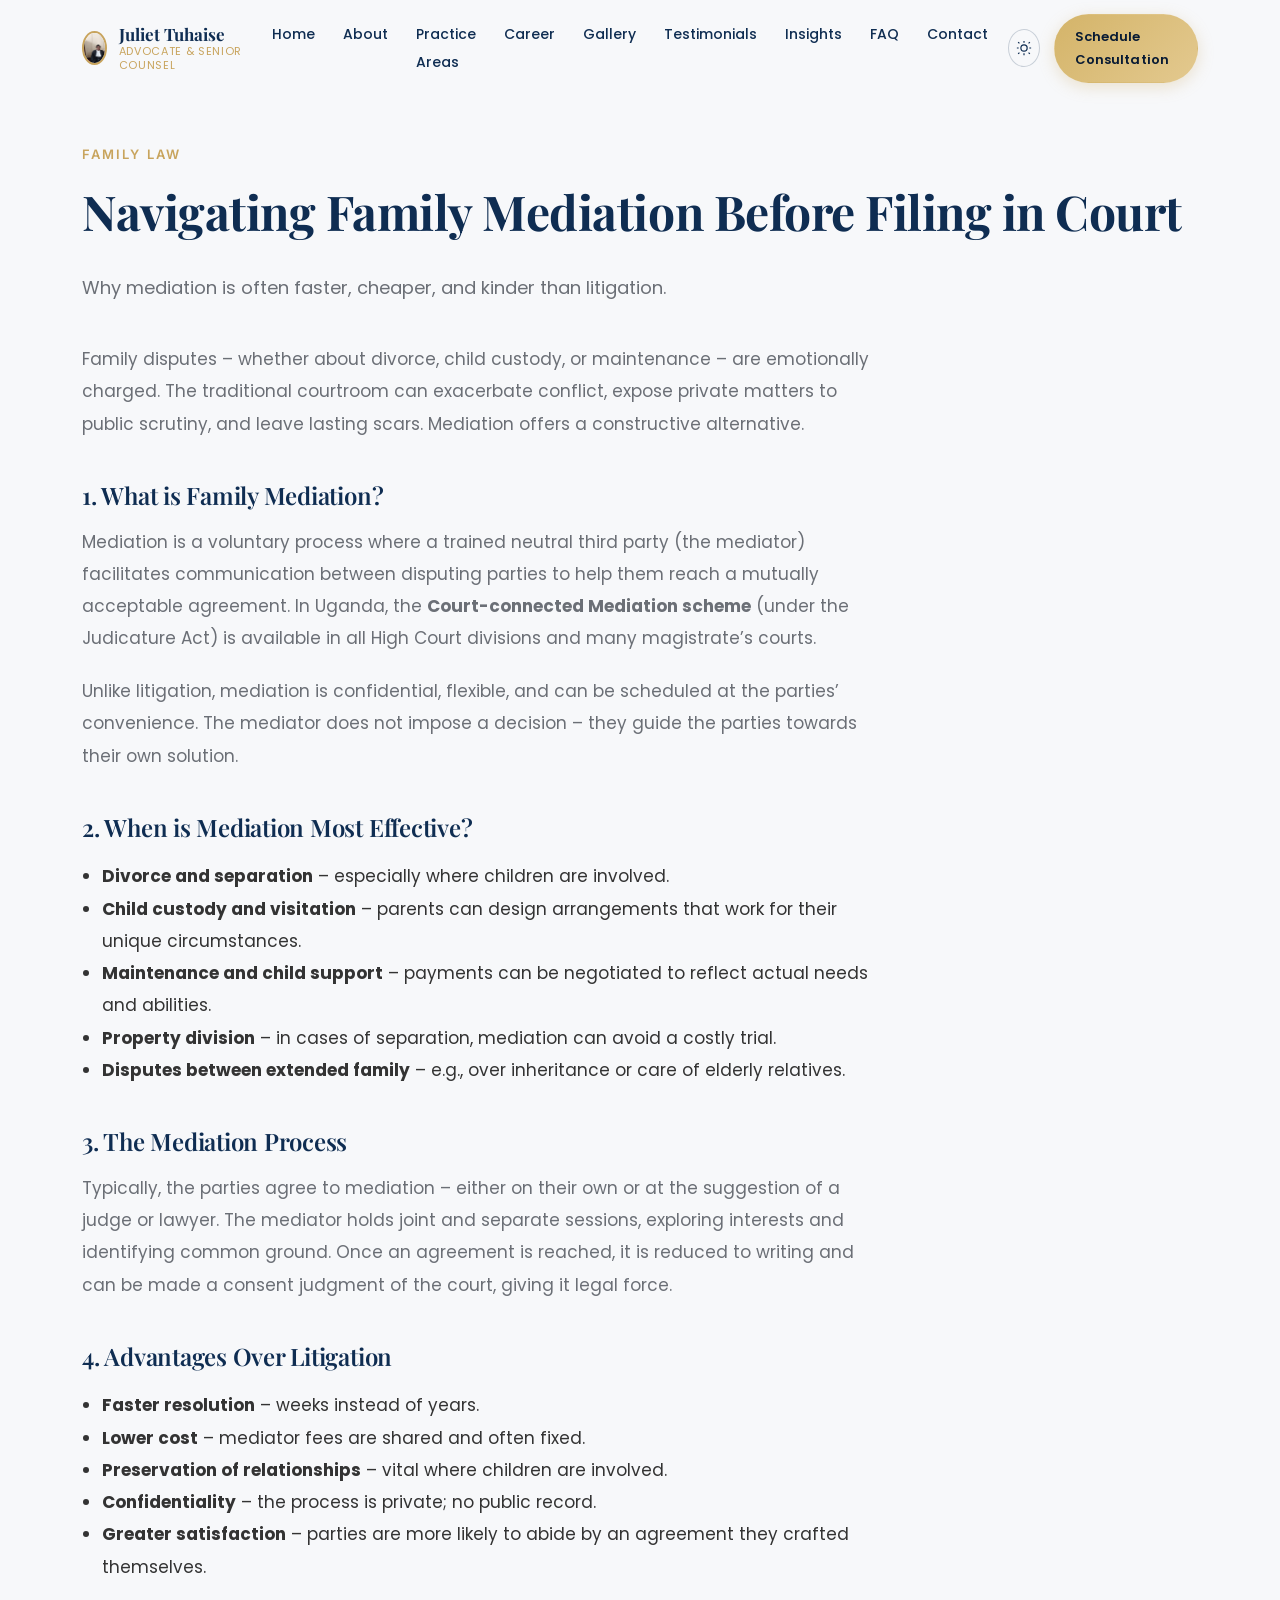
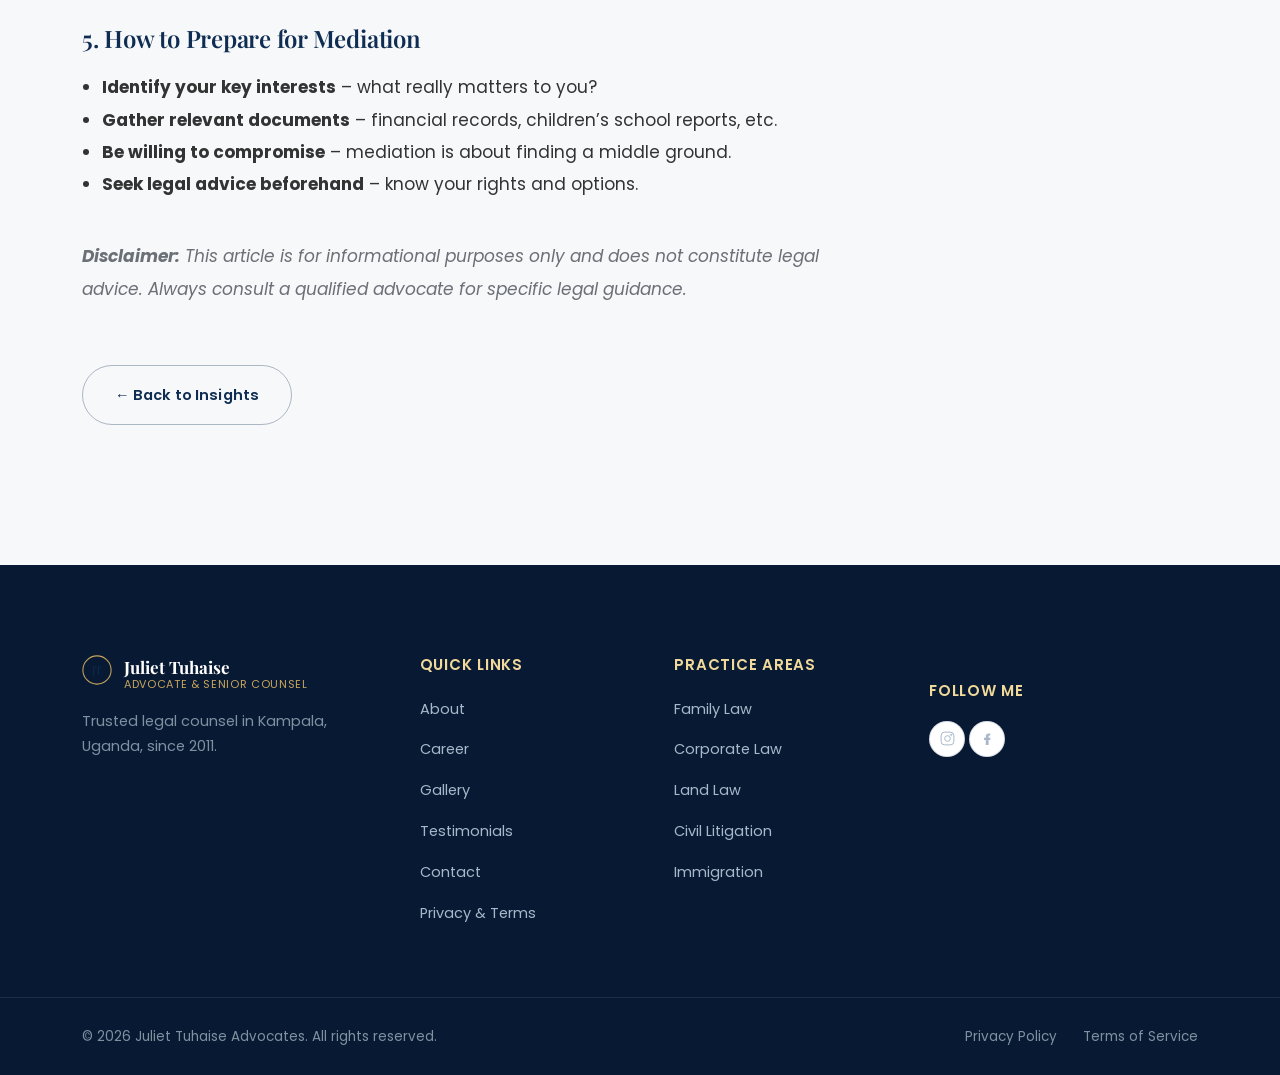
<file: family-mediation.html>
<!doctype html>
<html lang="en" data-theme="light">
  <head>
    <meta charset="UTF-8" />
    <meta
      http-equiv="Cache-Control"
      content="no-cache, no-store, must-revalidate"
    />
    <meta http-equiv="Pragma" content="no-cache" />
    <meta http-equiv="Expires" content="0" />
    <meta name="viewport" content="width=device-width, initial-scale=1.0" />

    <title>Family Mediation in Uganda | Juliet Tuhaise</title>
    <meta
      name="description"
      content="Why family mediation is often faster, cheaper, and kinder than litigation – insights from the Uganda Court-connected Mediation scheme."
    />
    <link
      rel="canonical"
      href="https://tuhaisejuliet.com/family-mediation.html"
    />

    <link rel="preconnect" href="https://fonts.googleapis.com" />
    <link rel="preconnect" href="https://fonts.gstatic.com" crossorigin />
    <link
      href="https://fonts.googleapis.com/css2?family=Playfair+Display:ital,wght@0,500;0,600;0,700;1,500&family=Poppins:wght@300;400;500;600;700&family=Inter:wght@500;600;700&display=swap"
      rel="stylesheet"
    />
    <link rel="stylesheet" href="css/style.css" />
    <link rel="stylesheet" href="css/animations.css" />
    <link rel="stylesheet" href="css/responsive.css" />
    <script>
      (function () {
        try {
          var theme = localStorage.getItem("nabirye-theme");
          if (theme) {
            document.documentElement.setAttribute("data-theme", theme);
          }
        } catch (e) {}
      })();
    </script>
  </head>
  <body>
    <!-- ============ HEADER / NAV ============ -->
    <header class="site-header" id="siteHeader">
      <div class="container header-inner">
        <a href="index.html#home" class="brand">
          <span class="brand-mark" aria-hidden="true">
            <img
              src="./img/lawsmile.jpeg"
              alt="Juliet Tuhaise – Advocate & Senior Counsel"
              class="brand-logo"
              width="34"
              height="34"
            />
          </span>
          <span class="brand-text">
            <strong>Juliet Tuhaise</strong>
            <em>Advocate &amp; Senior Counsel</em>
          </span>
        </a>
        <nav class="main-nav" id="mainNav" aria-label="Primary">
          <ul>
            <li><a href="index.html#home" class="nav-link">Home</a></li>
            <li><a href="index.html#about" class="nav-link">About</a></li>
            <li>
              <a href="index.html#practice" class="nav-link">Practice Areas</a>
            </li>
            <li><a href="index.html#career" class="nav-link">Career</a></li>
            <li><a href="index.html#gallery" class="nav-link">Gallery</a></li>
            <li>
              <a href="index.html#testimonials" class="nav-link"
                >Testimonials</a
              >
            </li>
            <li><a href="index.html#insights" class="nav-link">Insights</a></li>
            <li><a href="index.html#faq" class="nav-link">FAQ</a></li>
            <li><a href="index.html#contact" class="nav-link">Contact</a></li>
          </ul>
        </nav>
        <div class="header-actions">
          <button
            class="theme-toggle"
            id="themeToggle"
            aria-label="Toggle dark mode"
            aria-pressed="false"
          >
            <svg
              class="icon-sun"
              width="18"
              height="18"
              viewBox="0 0 24 24"
              fill="none"
              stroke="currentColor"
              stroke-width="1.6"
            >
              <circle cx="12" cy="12" r="4.2" />
              <path
                d="M12 2.5v2.4M12 19.1v2.4M4.2 4.2l1.7 1.7M18.1 18.1l1.7 1.7M2.5 12h2.4M19.1 12h2.4M4.2 19.8l1.7-1.7M18.1 5.9l1.7-1.7"
              />
            </svg>
            <svg
              class="icon-moon"
              width="18"
              height="18"
              viewBox="0 0 24 24"
              fill="none"
              stroke="currentColor"
              stroke-width="1.6"
            >
              <path d="M20 14.5A8.5 8.5 0 1 1 9.5 4a6.8 6.8 0 0 0 10.5 10.5Z" />
            </svg>
          </button>
          <a href="index.html#contact" class="btn btn-gold btn-small header-cta"
            >Schedule Consultation</a
          >
          <button
            class="nav-toggle"
            id="navToggle"
            aria-label="Open menu"
            aria-expanded="false"
          >
            <span></span><span></span><span></span>
          </button>
        </div>
      </div>
    </header>

    <main>
      <!-- ============ CONTENT ============ -->
      <section class="section content-page" style="padding-top: 140px">
        <div class="container">
          <p class="eyebrow">Family Law</p>
          <h1 class="section-title">
            Navigating Family Mediation Before Filing in Court
          </h1>
          <p class="section-sub" style="max-width: 800px">
            Why mediation is often faster, cheaper, and kinder than litigation.
          </p>

          <div
            style="
              max-width: 800px;
              margin: 40px 0;
              font-size: 17px;
              line-height: 1.9;
            "
          >
            <!-- ===== Your Family Mediation content goes here ===== -->
            <p>
              Family disputes – whether about divorce, child custody, or
              maintenance – are emotionally charged. The traditional courtroom
              can exacerbate conflict, expose private matters to public
              scrutiny, and leave lasting scars. Mediation offers a constructive
              alternative.
            </p>

            <h2 style="font-size: 24px; margin-top: 40px">
              1. What is Family Mediation?
            </h2>
            <p>
              Mediation is a voluntary process where a trained neutral third
              party (the mediator) facilitates communication between disputing
              parties to help them reach a mutually acceptable agreement. In
              Uganda, the
              <strong>Court-connected Mediation scheme</strong> (under the
              Judicature Act) is available in all High Court divisions and many
              magistrate’s courts.
            </p>
            <p>
              Unlike litigation, mediation is confidential, flexible, and can be
              scheduled at the parties’ convenience. The mediator does not
              impose a decision – they guide the parties towards their own
              solution.
            </p>

            <h2 style="font-size: 24px; margin-top: 40px">
              2. When is Mediation Most Effective?
            </h2>
            <ul style="padding-left: 20px">
              <li>
                <strong>Divorce and separation</strong> – especially where
                children are involved.
              </li>
              <li>
                <strong>Child custody and visitation</strong> – parents can
                design arrangements that work for their unique circumstances.
              </li>
              <li>
                <strong>Maintenance and child support</strong> – payments can be
                negotiated to reflect actual needs and abilities.
              </li>
              <li>
                <strong>Property division</strong> – in cases of separation,
                mediation can avoid a costly trial.
              </li>
              <li>
                <strong>Disputes between extended family</strong> – e.g., over
                inheritance or care of elderly relatives.
              </li>
            </ul>

            <h2 style="font-size: 24px; margin-top: 40px">
              3. The Mediation Process
            </h2>
            <p>
              Typically, the parties agree to mediation – either on their own or
              at the suggestion of a judge or lawyer. The mediator holds joint
              and separate sessions, exploring interests and identifying common
              ground. Once an agreement is reached, it is reduced to writing and
              can be made a consent judgment of the court, giving it legal
              force.
            </p>

            <h2 style="font-size: 24px; margin-top: 40px">
              4. Advantages Over Litigation
            </h2>
            <ul style="padding-left: 20px">
              <li>
                <strong>Faster resolution</strong> – weeks instead of years.
              </li>
              <li>
                <strong>Lower cost</strong> – mediator fees are shared and often
                fixed.
              </li>
              <li>
                <strong>Preservation of relationships</strong> – vital where
                children are involved.
              </li>
              <li>
                <strong>Confidentiality</strong> – the process is private; no
                public record.
              </li>
              <li>
                <strong>Greater satisfaction</strong> – parties are more likely
                to abide by an agreement they crafted themselves.
              </li>
            </ul>

            <h2 style="font-size: 24px; margin-top: 40px">
              5. How to Prepare for Mediation
            </h2>
            <ul style="padding-left: 20px">
              <li>
                <strong>Identify your key interests</strong> – what really
                matters to you?
              </li>
              <li>
                <strong>Gather relevant documents</strong> – financial records,
                children’s school reports, etc.
              </li>
              <li>
                <strong>Be willing to compromise</strong> – mediation is about
                finding a middle ground.
              </li>
              <li>
                <strong>Seek legal advice beforehand</strong> – know your rights
                and options.
              </li>
            </ul>

            <p style="margin-top: 40px; font-style: italic">
              <strong>Disclaimer:</strong> This article is for informational
              purposes only and does not constitute legal advice. Always consult
              a qualified advocate for specific legal guidance.
            </p>
          </div>

          <a
            href="index.html#insights"
            class="btn btn-outline"
            style="margin-top: 20px"
            >&larr; Back to Insights</a
          >
        </div>
      </section>
    </main>

    <!-- ============ FOOTER ============ -->
    <footer class="site-footer">
      <div class="container footer-grid">
        <div class="footer-col footer-brand">
          <a href="index.html#home" class="brand">
            <span class="brand-mark" aria-hidden="true">
              <svg width="30" height="30" viewBox="0 0 34 34" fill="none">
                <circle
                  cx="17"
                  cy="17"
                  r="16"
                  stroke="#C8A45D"
                  stroke-width="1.2"
                />
                <text x="17" y="22" text-anchor="middle" class="brand-mono">
                  JT
                </text>
              </svg>
            </span>
            <span class="brand-text">
              <strong>Juliet Tuhaise</strong>
              <em>Advocate &amp; Senior Counsel</em>
            </span>
          </a>
          <p>Trusted legal counsel in Kampala, Uganda, since 2011.</p>
        </div>
        <div class="footer-col">
          <h4>Quick Links</h4>
          <ul>
            <li><a href="index.html#about">About</a></li>
            <li><a href="index.html#career">Career</a></li>
            <li><a href="index.html#gallery">Gallery</a></li>
            <li><a href="index.html#testimonials">Testimonials</a></li>
            <li><a href="index.html#contact">Contact</a></li>
            <li><a href="legal.html">Privacy &amp; Terms</a></li>
          </ul>
        </div>
        <div class="footer-col">
          <h4>Practice Areas</h4>
          <ul>
            <li><a href="index.html#practice">Family Law</a></li>
            <li><a href="index.html#practice">Corporate Law</a></li>
            <li><a href="index.html#practice">Land Law</a></li>
            <li><a href="index.html#practice">Civil Litigation</a></li>
            <li><a href="index.html#practice">Immigration</a></li>
          </ul>
        </div>
        <div class="footer-col footer-newsletter">
          <div class="social-row footer-newsletter">
            <h4>Follow Me</h4>
            <a
              href="https://www.instagram.com/tuhaisejuliet?igsh=MTd5eWozY3RvMTRzbw=="
              target="_blank"
              rel="noopener"
              aria-label="Instagram"
              class="social-icon small"
            >
              <svg
                viewBox="0 0 24 24"
                fill="none"
                stroke="currentColor"
                stroke-width="1.4"
              >
                <rect x="3" y="3" width="18" height="18" rx="5" />
                <circle cx="12" cy="12" r="4" />
                <circle cx="17.2" cy="6.8" r="1" />
              </svg>
            </a>
            <a
              href="https://www.facebook.com/juliet.tuhaise.5/"
              target="_blank"
              rel="noopener"
              aria-label="Facebook"
              class="social-icon small"
            >
              <svg viewBox="0 0 24 24" fill="currentColor">
                <path
                  d="M13.5 21v-7h2.3l.4-3h-2.7V9.1c0-.9.3-1.5 1.6-1.5H16V5c-.3 0-1.3-.1-2.4-.1-2.4 0-4 1.5-4 4.1V11H7v3h2.6v7h3.9Z"
                />
              </svg>
            </a>
          </div>
        </div>
      </div>
      <div class="footer-bottom">
        <div class="container footer-bottom-inner">
          <p>
            &copy; <span id="year"></span> Juliet Tuhaise Advocates. All rights
            reserved.
          </p>
          <ul>
            <li><a href="legal.html#privacy">Privacy Policy</a></li>
            <li><a href="legal.html#terms">Terms of Service</a></li>
          </ul>
        </div>
      </div>
    </footer>

    <script src="js/app.js"></script>
    <script src="js/animations.js"></script>
    <script src="js/security.js"></script>
    <script>
      document.getElementById("year").textContent = new Date().getFullYear();
    </script>
  </body>
</html>
</file>
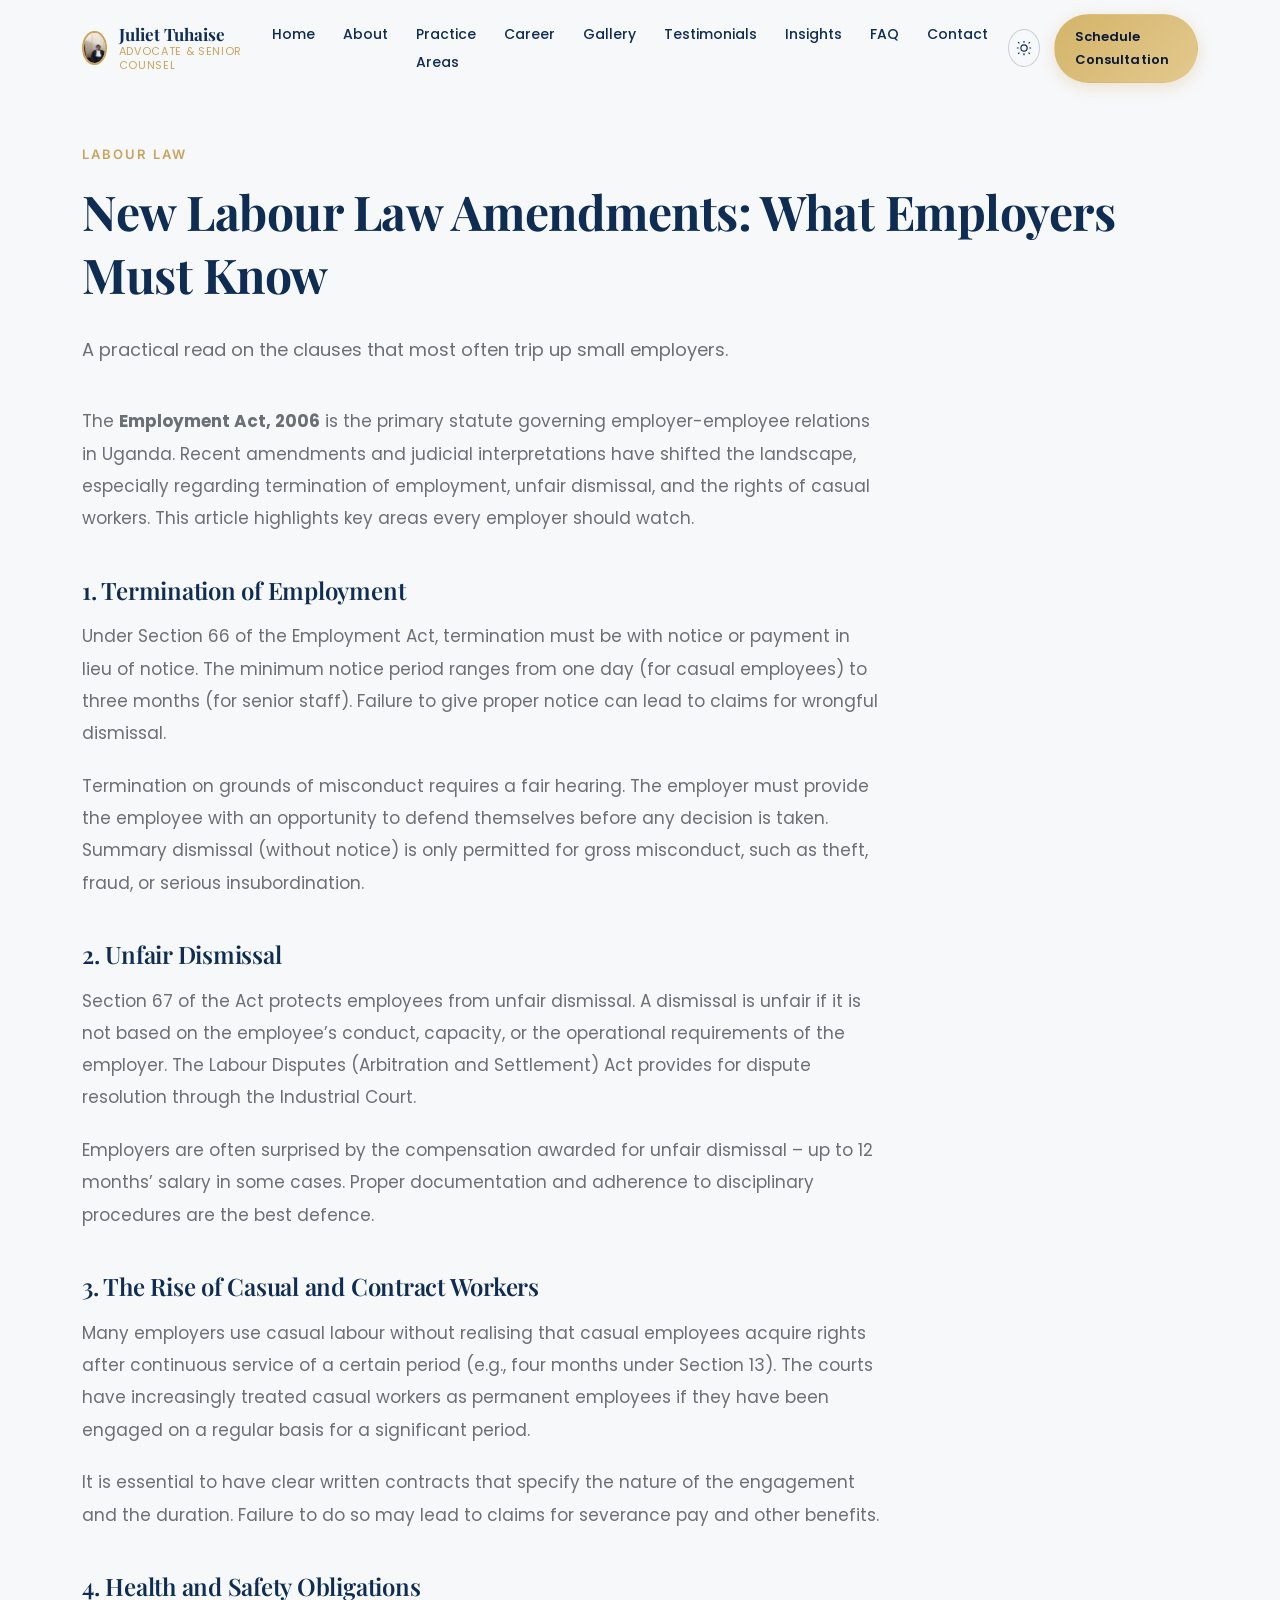
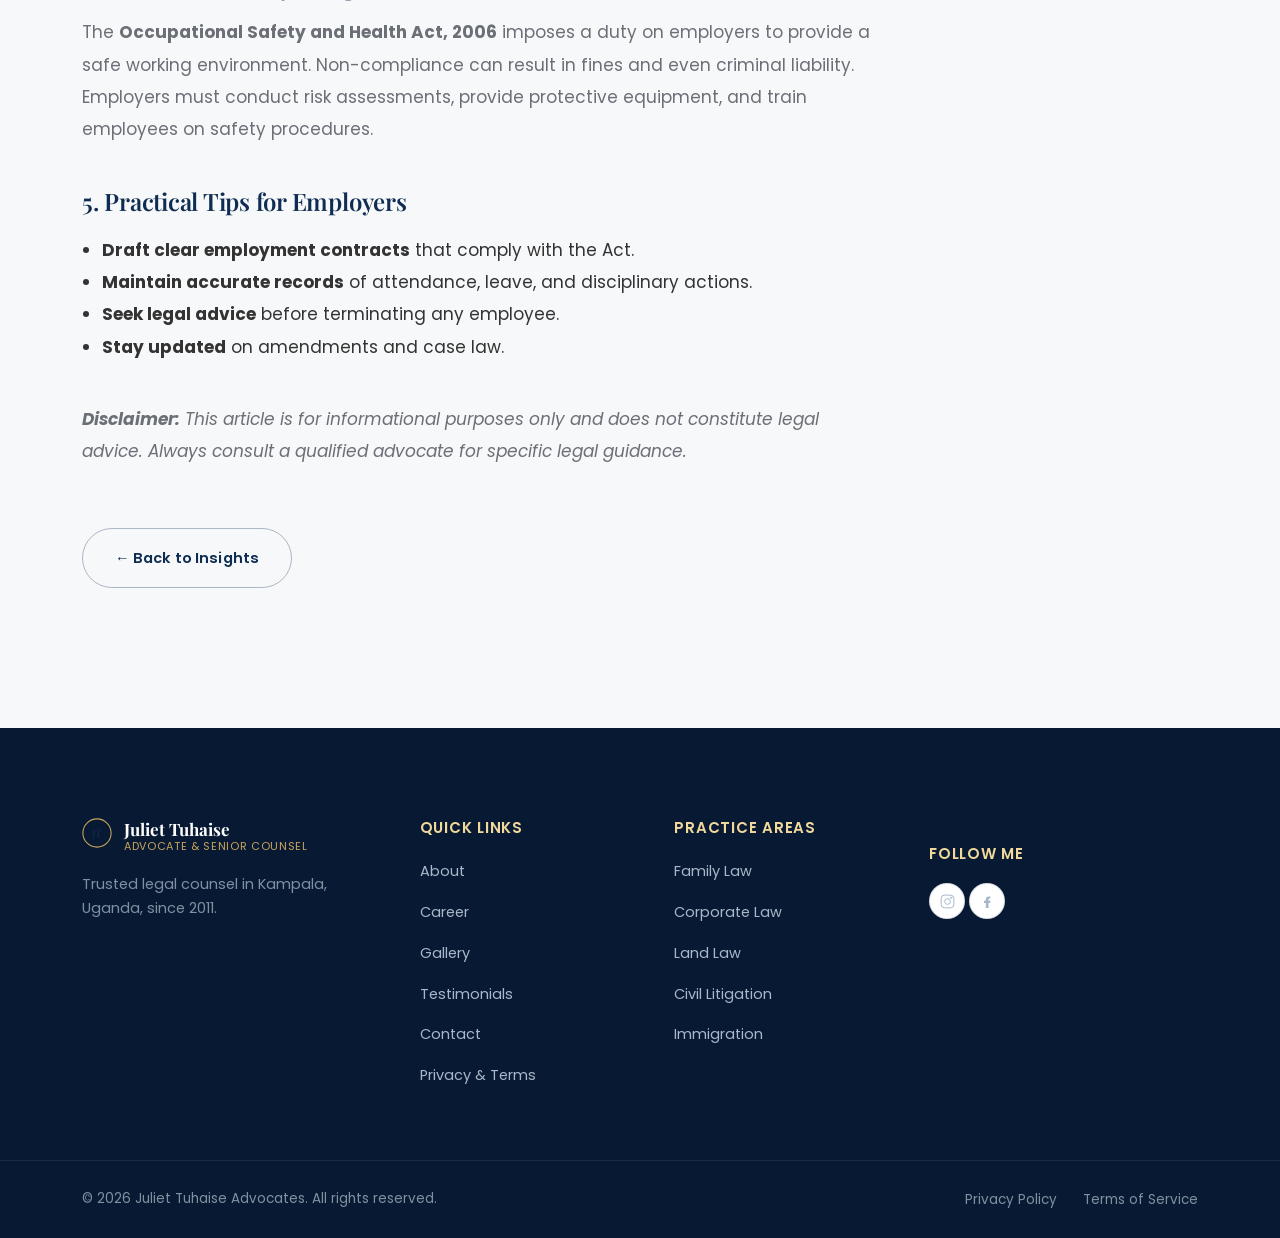
<file: labour-law.html>
<!doctype html>
<html lang="en" data-theme="light">
  <head>
    <meta charset="UTF-8" />
    <meta
      http-equiv="Cache-Control"
      content="no-cache, no-store, must-revalidate"
    />
    <meta http-equiv="Pragma" content="no-cache" />
    <meta http-equiv="Expires" content="0" />
    <meta name="viewport" content="width=device-width, initial-scale=1.0" />

    <title>Labour Law in Uganda | Juliet Tuhaise</title>
    <meta
      name="description"
      content="A practical guide to Uganda’s Employment Act, 2006 – termination, unfair dismissal, and employer obligations."
    />
    <link rel="canonical" href="https://tuhaisejuliet.com/labour-law.html" />

    <link rel="preconnect" href="https://fonts.googleapis.com" />
    <link rel="preconnect" href="https://fonts.gstatic.com" crossorigin />
    <link
      href="https://fonts.googleapis.com/css2?family=Playfair+Display:ital,wght@0,500;0,600;0,700;1,500&family=Poppins:wght@300;400;500;600;700&family=Inter:wght@500;600;700&display=swap"
      rel="stylesheet"
    />
    <link rel="stylesheet" href="css/style.css" />
    <link rel="stylesheet" href="css/animations.css" />
    <link rel="stylesheet" href="css/responsive.css" />
    <script>
      (function () {
        try {
          var theme = localStorage.getItem("nabirye-theme");
          if (theme) {
            document.documentElement.setAttribute("data-theme", theme);
          }
        } catch (e) {}
      })();
    </script>
  </head>
  <body>
    <!-- ============ HEADER / NAV ============ -->
    <header class="site-header" id="siteHeader">
      <div class="container header-inner">
        <a href="index.html#home" class="brand">
          <span class="brand-mark" aria-hidden="true">
            <img
              src="./img/lawsmile.jpeg"
              alt="Juliet Tuhaise – Advocate & Senior Counsel"
              class="brand-logo"
              width="34"
              height="34"
            />
          </span>
          <span class="brand-text">
            <strong>Juliet Tuhaise</strong>
            <em>Advocate &amp; Senior Counsel</em>
          </span>
        </a>
        <nav class="main-nav" id="mainNav" aria-label="Primary">
          <ul>
            <li><a href="index.html#home" class="nav-link">Home</a></li>
            <li><a href="index.html#about" class="nav-link">About</a></li>
            <li>
              <a href="index.html#practice" class="nav-link">Practice Areas</a>
            </li>
            <li><a href="index.html#career" class="nav-link">Career</a></li>
            <li><a href="index.html#gallery" class="nav-link">Gallery</a></li>
            <li>
              <a href="index.html#testimonials" class="nav-link"
                >Testimonials</a
              >
            </li>
            <li><a href="index.html#insights" class="nav-link">Insights</a></li>
            <li><a href="index.html#faq" class="nav-link">FAQ</a></li>
            <li><a href="index.html#contact" class="nav-link">Contact</a></li>
          </ul>
        </nav>
        <div class="header-actions">
          <button
            class="theme-toggle"
            id="themeToggle"
            aria-label="Toggle dark mode"
            aria-pressed="false"
          >
            <svg
              class="icon-sun"
              width="18"
              height="18"
              viewBox="0 0 24 24"
              fill="none"
              stroke="currentColor"
              stroke-width="1.6"
            >
              <circle cx="12" cy="12" r="4.2" />
              <path
                d="M12 2.5v2.4M12 19.1v2.4M4.2 4.2l1.7 1.7M18.1 18.1l1.7 1.7M2.5 12h2.4M19.1 12h2.4M4.2 19.8l1.7-1.7M18.1 5.9l1.7-1.7"
              />
            </svg>
            <svg
              class="icon-moon"
              width="18"
              height="18"
              viewBox="0 0 24 24"
              fill="none"
              stroke="currentColor"
              stroke-width="1.6"
            >
              <path d="M20 14.5A8.5 8.5 0 1 1 9.5 4a6.8 6.8 0 0 0 10.5 10.5Z" />
            </svg>
          </button>
          <a href="index.html#contact" class="btn btn-gold btn-small header-cta"
            >Schedule Consultation</a
          >
          <button
            class="nav-toggle"
            id="navToggle"
            aria-label="Open menu"
            aria-expanded="false"
          >
            <span></span><span></span><span></span>
          </button>
        </div>
      </div>
    </header>

    <main>
      <!-- ============ CONTENT ============ -->
      <section class="section content-page" style="padding-top: 140px">
        <div class="container">
          <p class="eyebrow">Labour Law</p>
          <h1 class="section-title">
            New Labour Law Amendments: What Employers Must Know
          </h1>
          <p class="section-sub" style="max-width: 800px">
            A practical read on the clauses that most often trip up small
            employers.
          </p>

          <div
            style="
              max-width: 800px;
              margin: 40px 0;
              font-size: 17px;
              line-height: 1.9;
            "
          >
            <!-- ===== Your Labour Law content goes here ===== -->
            <p>
              The <strong>Employment Act, 2006</strong> is the primary statute
              governing employer-employee relations in Uganda. Recent amendments
              and judicial interpretations have shifted the landscape,
              especially regarding termination of employment, unfair dismissal,
              and the rights of casual workers. This article highlights key
              areas every employer should watch.
            </p>

            <h2 style="font-size: 24px; margin-top: 40px">
              1. Termination of Employment
            </h2>
            <p>
              Under Section 66 of the Employment Act, termination must be with
              notice or payment in lieu of notice. The minimum notice period
              ranges from one day (for casual employees) to three months (for
              senior staff). Failure to give proper notice can lead to claims
              for wrongful dismissal.
            </p>
            <p>
              Termination on grounds of misconduct requires a fair hearing. The
              employer must provide the employee with an opportunity to defend
              themselves before any decision is taken. Summary dismissal
              (without notice) is only permitted for gross misconduct, such as
              theft, fraud, or serious insubordination.
            </p>

            <h2 style="font-size: 24px; margin-top: 40px">
              2. Unfair Dismissal
            </h2>
            <p>
              Section 67 of the Act protects employees from unfair dismissal. A
              dismissal is unfair if it is not based on the employee’s conduct,
              capacity, or the operational requirements of the employer. The
              Labour Disputes (Arbitration and Settlement) Act provides for
              dispute resolution through the Industrial Court.
            </p>
            <p>
              Employers are often surprised by the compensation awarded for
              unfair dismissal – up to 12 months’ salary in some cases. Proper
              documentation and adherence to disciplinary procedures are the
              best defence.
            </p>

            <h2 style="font-size: 24px; margin-top: 40px">
              3. The Rise of Casual and Contract Workers
            </h2>
            <p>
              Many employers use casual labour without realising that casual
              employees acquire rights after continuous service of a certain
              period (e.g., four months under Section 13). The courts have
              increasingly treated casual workers as permanent employees if they
              have been engaged on a regular basis for a significant period.
            </p>
            <p>
              It is essential to have clear written contracts that specify the
              nature of the engagement and the duration. Failure to do so may
              lead to claims for severance pay and other benefits.
            </p>

            <h2 style="font-size: 24px; margin-top: 40px">
              4. Health and Safety Obligations
            </h2>
            <p>
              The
              <strong>Occupational Safety and Health Act, 2006</strong> imposes
              a duty on employers to provide a safe working environment.
              Non-compliance can result in fines and even criminal liability.
              Employers must conduct risk assessments, provide protective
              equipment, and train employees on safety procedures.
            </p>

            <h2 style="font-size: 24px; margin-top: 40px">
              5. Practical Tips for Employers
            </h2>
            <ul style="padding-left: 20px">
              <li>
                <strong>Draft clear employment contracts</strong> that comply
                with the Act.
              </li>
              <li>
                <strong>Maintain accurate records</strong> of attendance, leave,
                and disciplinary actions.
              </li>
              <li>
                <strong>Seek legal advice</strong> before terminating any
                employee.
              </li>
              <li><strong>Stay updated</strong> on amendments and case law.</li>
            </ul>

            <p style="margin-top: 40px; font-style: italic">
              <strong>Disclaimer:</strong> This article is for informational
              purposes only and does not constitute legal advice. Always consult
              a qualified advocate for specific legal guidance.
            </p>
          </div>

          <a
            href="index.html#insights"
            class="btn btn-outline"
            style="margin-top: 20px"
            >&larr; Back to Insights</a
          >
        </div>
      </section>
    </main>

    <!-- ============ FOOTER ============ -->
    <footer class="site-footer">
      <div class="container footer-grid">
        <div class="footer-col footer-brand">
          <a href="index.html#home" class="brand">
            <span class="brand-mark" aria-hidden="true">
              <svg width="30" height="30" viewBox="0 0 34 34" fill="none">
                <circle
                  cx="17"
                  cy="17"
                  r="16"
                  stroke="#C8A45D"
                  stroke-width="1.2"
                />
                <text x="17" y="22" text-anchor="middle" class="brand-mono">
                  JT
                </text>
              </svg>
            </span>
            <span class="brand-text">
              <strong>Juliet Tuhaise</strong>
              <em>Advocate &amp; Senior Counsel</em>
            </span>
          </a>
          <p>Trusted legal counsel in Kampala, Uganda, since 2011.</p>
        </div>
        <div class="footer-col">
          <h4>Quick Links</h4>
          <ul>
            <li><a href="index.html#about">About</a></li>
            <li><a href="index.html#career">Career</a></li>
            <li><a href="index.html#gallery">Gallery</a></li>
            <li><a href="index.html#testimonials">Testimonials</a></li>
            <li><a href="index.html#contact">Contact</a></li>
            <li><a href="legal.html">Privacy &amp; Terms</a></li>
          </ul>
        </div>
        <div class="footer-col">
          <h4>Practice Areas</h4>
          <ul>
            <li><a href="index.html#practice">Family Law</a></li>
            <li><a href="index.html#practice">Corporate Law</a></li>
            <li><a href="index.html#practice">Land Law</a></li>
            <li><a href="index.html#practice">Civil Litigation</a></li>
            <li><a href="index.html#practice">Immigration</a></li>
          </ul>
        </div>
        <div class="footer-col footer-newsletter">
          <div class="social-row footer-newsletter">
            <h4>Follow Me</h4>
            <a
              href="https://www.instagram.com/tuhaisejuliet?igsh=MTd5eWozY3RvMTRzbw=="
              target="_blank"
              rel="noopener"
              aria-label="Instagram"
              class="social-icon small"
            >
              <svg
                viewBox="0 0 24 24"
                fill="none"
                stroke="currentColor"
                stroke-width="1.4"
              >
                <rect x="3" y="3" width="18" height="18" rx="5" />
                <circle cx="12" cy="12" r="4" />
                <circle cx="17.2" cy="6.8" r="1" />
              </svg>
            </a>
            <a
              href="https://www.facebook.com/juliet.tuhaise.5/"
              target="_blank"
              rel="noopener"
              aria-label="Facebook"
              class="social-icon small"
            >
              <svg viewBox="0 0 24 24" fill="currentColor">
                <path
                  d="M13.5 21v-7h2.3l.4-3h-2.7V9.1c0-.9.3-1.5 1.6-1.5H16V5c-.3 0-1.3-.1-2.4-.1-2.4 0-4 1.5-4 4.1V11H7v3h2.6v7h3.9Z"
                />
              </svg>
            </a>
          </div>
        </div>
      </div>
      <div class="footer-bottom">
        <div class="container footer-bottom-inner">
          <p>
            &copy; <span id="year"></span> Juliet Tuhaise Advocates. All rights
            reserved.
          </p>
          <ul>
            <li><a href="legal.html#privacy">Privacy Policy</a></li>
            <li><a href="legal.html#terms">Terms of Service</a></li>
          </ul>
        </div>
      </div>
    </footer>

    <script src="js/app.js"></script>
    <script src="js/animations.js"></script>
    <script src="js/security.js"></script>
    <script>
      document.getElementById("year").textContent = new Date().getFullYear();
    </script>
  </body>
</html>
</file>
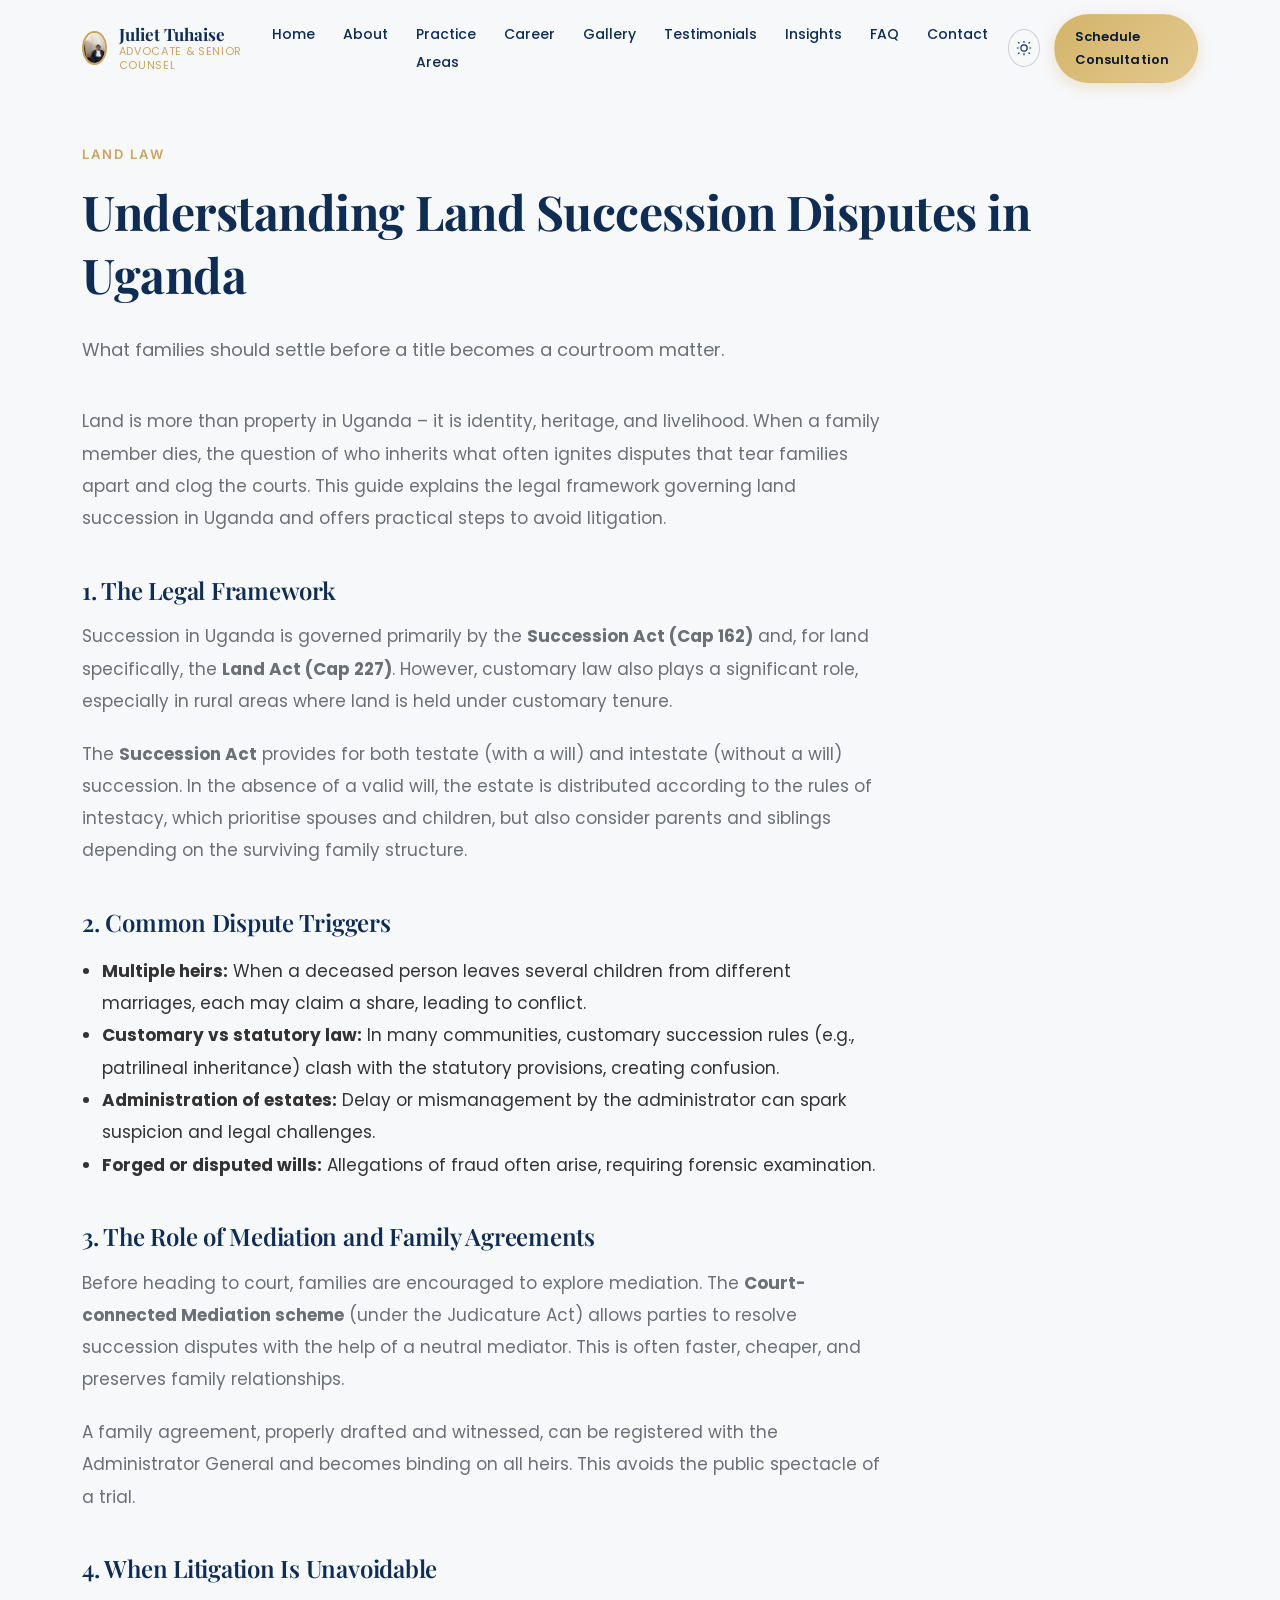
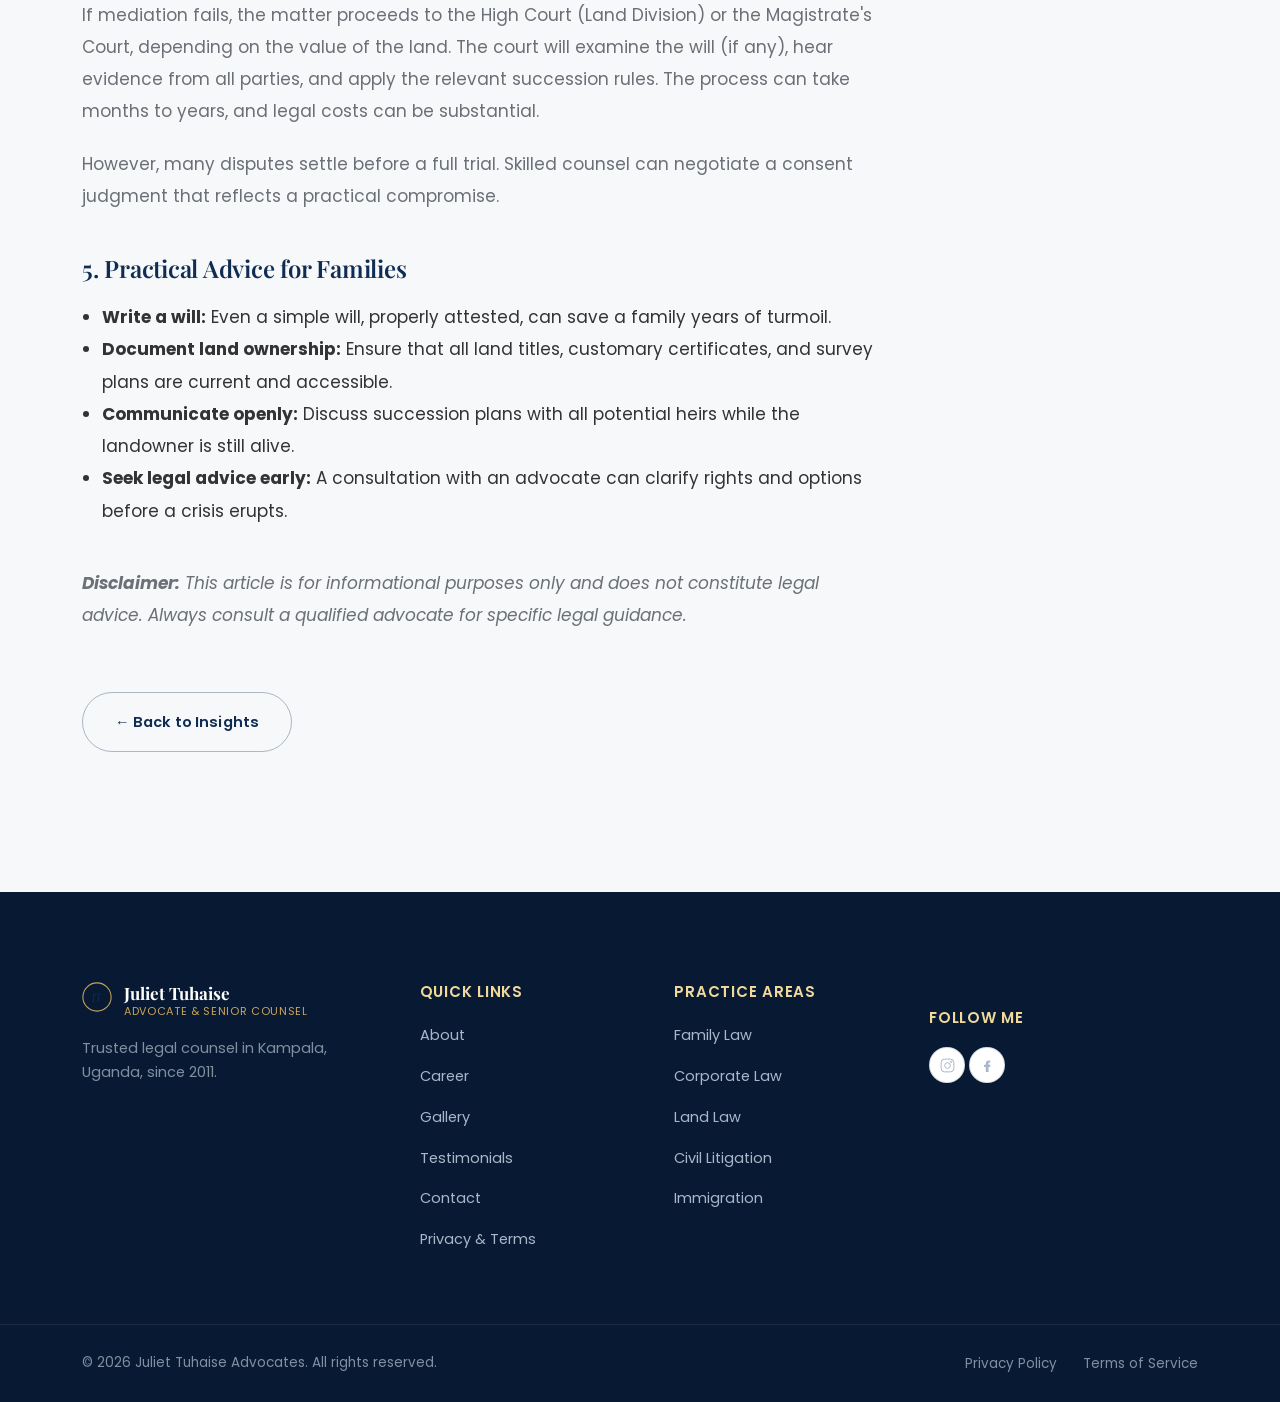
<file: land-succession.html>
<!doctype html>
<html lang="en" data-theme="light">
  <head>
    <meta charset="UTF-8" />
    <meta name="viewport" content="width=device-width, initial-scale=1.0" />
    <title>Land Succession in Uganda | Juliet Tuhaise</title>
    <meta
      name="description"
      content="A detailed guide to land succession law in Uganda – customary and statutory succession, the Succession Act, and dispute resolution."
    />
    <link
      rel="canonical"
      href="https://tuhaisejuliet.com/land-succession.html"
    />

    <link rel="preconnect" href="https://fonts.googleapis.com" />
    <link rel="preconnect" href="https://fonts.gstatic.com" crossorigin />
    <link
      href="https://fonts.googleapis.com/css2?family=Playfair+Display:ital,wght@0,500;0,600;0,700;1,500&family=Poppins:wght@300;400;500;600;700&family=Inter:wght@500;600;700&display=swap"
      rel="stylesheet"
    />

    <link rel="stylesheet" href="css/style.css" />
    <link rel="stylesheet" href="css/animations.css" />
    <link rel="stylesheet" href="css/responsive.css" />
    <script>
      (function () {
        try {
          var theme = localStorage.getItem("nabirye-theme");
          if (theme) {
            document.documentElement.setAttribute("data-theme", theme);
          }
        } catch (e) {}
      })();
    </script>
  </head>
  <body>
    <header class="site-header" id="siteHeader">
      <div class="container header-inner">
        <a href="index.html#home" class="brand">
          <span class="brand-mark" aria-hidden="true">
            <img
              src="./img/lawsmile.jpeg"
              alt="Juliet Tuhaise – Advocate & Senior Counsel"
              class="brand-logo"
              width="34"
              height="34"
            />
          </span>
          <span class="brand-text">
            <strong>Juliet Tuhaise</strong>
            <em>Advocate &amp; Senior Counsel</em>
          </span>
        </a>

        <nav class="main-nav" id="mainNav" aria-label="Primary">
          <ul>
            <li><a href="index.html#home" class="nav-link">Home</a></li>
            <li><a href="index.html#about" class="nav-link">About</a></li>
            <li>
              <a href="index.html#practice" class="nav-link">Practice Areas</a>
            </li>
            <li><a href="index.html#career" class="nav-link">Career</a></li>
            <li><a href="index.html#gallery" class="nav-link">Gallery</a></li>
            <li>
              <a href="index.html#testimonials" class="nav-link"
                >Testimonials</a
              >
            </li>
            <li><a href="index.html#insights" class="nav-link">Insights</a></li>
            <li><a href="index.html#faq" class="nav-link">FAQ</a></li>
            <li><a href="index.html#contact" class="nav-link">Contact</a></li>
          </ul>
        </nav>

        <div class="header-actions">
          <button
            class="theme-toggle"
            id="themeToggle"
            aria-label="Toggle dark mode"
            aria-pressed="false"
          >
            <svg
              class="icon-sun"
              width="18"
              height="18"
              viewBox="0 0 24 24"
              fill="none"
              stroke="currentColor"
              stroke-width="1.6"
            >
              <circle cx="12" cy="12" r="4.2" />
              <path
                d="M12 2.5v2.4M12 19.1v2.4M4.2 4.2l1.7 1.7M18.1 18.1l1.7 1.7M2.5 12h2.4M19.1 12h2.4M4.2 19.8l1.7-1.7M18.1 5.9l1.7-1.7"
              />
            </svg>
            <svg
              class="icon-moon"
              width="18"
              height="18"
              viewBox="0 0 24 24"
              fill="none"
              stroke="currentColor"
              stroke-width="1.6"
            >
              <path d="M20 14.5A8.5 8.5 0 1 1 9.5 4a6.8 6.8 0 0 0 10.5 10.5Z" />
            </svg>
          </button>
          <a href="index.html#contact" class="btn btn-gold btn-small header-cta"
            >Schedule Consultation</a
          >
          <button
            class="nav-toggle"
            id="navToggle"
            aria-label="Open menu"
            aria-expanded="false"
          >
            <span></span><span></span><span></span>
          </button>
        </div>
      </div>
    </header>

    <main>
      <section class="section content-page" style="padding-top: 140px">
        <div class="container">
          <p class="eyebrow">Land Law</p>
          <h1 class="section-title">
            Understanding Land Succession Disputes in Uganda
          </h1>
          <p class="section-sub" style="max-width: 800px">
            What families should settle before a title becomes a courtroom
            matter.
          </p>

          <div
            style="
              max-width: 800px;
              margin: 40px 0;
              font-size: 17px;
              line-height: 1.9;
            "
          >
            <p>
              Land is more than property in Uganda – it is identity, heritage,
              and livelihood. When a family member dies, the question of who
              inherits what often ignites disputes that tear families apart and
              clog the courts. This guide explains the legal framework governing
              land succession in Uganda and offers practical steps to avoid
              litigation.
            </p>

            <h2 style="font-size: 24px; margin-top: 40px">
              1. The Legal Framework
            </h2>
            <p>
              Succession in Uganda is governed primarily by the
              <strong>Succession Act (Cap 162)</strong> and, for land
              specifically, the <strong>Land Act (Cap 227)</strong>. However,
              customary law also plays a significant role, especially in rural
              areas where land is held under customary tenure.
            </p>
            <p>
              The <strong>Succession Act</strong> provides for both testate
              (with a will) and intestate (without a will) succession. In the
              absence of a valid will, the estate is distributed according to
              the rules of intestacy, which prioritise spouses and children, but
              also consider parents and siblings depending on the surviving
              family structure.
            </p>

            <h2 style="font-size: 24px; margin-top: 40px">
              2. Common Dispute Triggers
            </h2>
            <ul style="padding-left: 20px">
              <li>
                <strong>Multiple heirs:</strong> When a deceased person leaves
                several children from different marriages, each may claim a
                share, leading to conflict.
              </li>
              <li>
                <strong>Customary vs statutory law:</strong> In many
                communities, customary succession rules (e.g., patrilineal
                inheritance) clash with the statutory provisions, creating
                confusion.
              </li>
              <li>
                <strong>Administration of estates:</strong> Delay or
                mismanagement by the administrator can spark suspicion and legal
                challenges.
              </li>
              <li>
                <strong>Forged or disputed wills:</strong> Allegations of fraud
                often arise, requiring forensic examination.
              </li>
            </ul>

            <h2 style="font-size: 24px; margin-top: 40px">
              3. The Role of Mediation and Family Agreements
            </h2>
            <p>
              Before heading to court, families are encouraged to explore
              mediation. The
              <strong>Court-connected Mediation scheme</strong> (under the
              Judicature Act) allows parties to resolve succession disputes with
              the help of a neutral mediator. This is often faster, cheaper, and
              preserves family relationships.
            </p>
            <p>
              A family agreement, properly drafted and witnessed, can be
              registered with the Administrator General and becomes binding on
              all heirs. This avoids the public spectacle of a trial.
            </p>

            <h2 style="font-size: 24px; margin-top: 40px">
              4. When Litigation Is Unavoidable
            </h2>
            <p>
              If mediation fails, the matter proceeds to the High Court (Land
              Division) or the Magistrate's Court, depending on the value of the
              land. The court will examine the will (if any), hear evidence from
              all parties, and apply the relevant succession rules. The process
              can take months to years, and legal costs can be substantial.
            </p>
            <p>
              However, many disputes settle before a full trial. Skilled counsel
              can negotiate a consent judgment that reflects a practical
              compromise.
            </p>

            <h2 style="font-size: 24px; margin-top: 40px">
              5. Practical Advice for Families
            </h2>
            <ul style="padding-left: 20px">
              <li>
                <strong>Write a will:</strong> Even a simple will, properly
                attested, can save a family years of turmoil.
              </li>
              <li>
                <strong>Document land ownership:</strong> Ensure that all land
                titles, customary certificates, and survey plans are current and
                accessible.
              </li>
              <li>
                <strong>Communicate openly:</strong> Discuss succession plans
                with all potential heirs while the landowner is still alive.
              </li>
              <li>
                <strong>Seek legal advice early:</strong> A consultation with an
                advocate can clarify rights and options before a crisis erupts.
              </li>
            </ul>

            <p style="margin-top: 40px; font-style: italic">
              <strong>Disclaimer:</strong> This article is for informational
              purposes only and does not constitute legal advice. Always consult
              a qualified advocate for specific legal guidance.
            </p>
          </div>

          <a
            href="index.html#insights"
            class="btn btn-outline"
            style="margin-top: 20px"
            >&larr; Back to Insights</a
          >
        </div>
      </section>
    </main>

    <footer class="site-footer">
      <div class="container footer-grid">
        <div class="footer-col footer-brand">
          <a href="index.html#home" class="brand">
            <span class="brand-mark" aria-hidden="true">
              <svg width="30" height="30" viewBox="0 0 34 34" fill="none">
                <circle
                  cx="17"
                  cy="17"
                  r="16"
                  stroke="#C8A45D"
                  stroke-width="1.2"
                />
                <text x="17" y="22" text-anchor="middle" class="brand-mono">
                  JT
                </text>
              </svg>
            </span>
            <span class="brand-text">
              <strong>Juliet Tuhaise</strong>
              <em>Advocate &amp; Senior Counsel</em>
            </span>
          </a>
          <p>Trusted legal counsel in Kampala, Uganda, since 2011.</p>
        </div>
        <div class="footer-col">
          <h4>Quick Links</h4>
          <ul>
            <li><a href="index.html#about">About</a></li>
            <li><a href="index.html#career">Career</a></li>
            <li><a href="index.html#gallery">Gallery</a></li>
            <li><a href="index.html#testimonials">Testimonials</a></li>
            <li><a href="index.html#contact">Contact</a></li>
            <li><a href="legal.html">Privacy &amp; Terms</a></li>
          </ul>
        </div>
        <div class="footer-col">
          <h4>Practice Areas</h4>
          <ul>
            <li><a href="index.html#practice">Family Law</a></li>
            <li><a href="index.html#practice">Corporate Law</a></li>
            <li><a href="index.html#practice">Land Law</a></li>
            <li><a href="index.html#practice">Civil Litigation</a></li>
            <li><a href="index.html#practice">Immigration</a></li>
          </ul>
        </div>
        <div class="footer-col footer-newsletter">
          <div class="social-row footer-newsletter">
            <h4>Follow Me</h4>
            <a
              href="https://www.instagram.com/tuhaisejuliet?igsh=MTd5eWozY3RvMTRzbw=="
              target="_blank"
              rel="noopener"
              aria-label="Instagram"
              class="social-icon small"
            >
              <svg
                viewBox="0 0 24 24"
                fill="none"
                stroke="currentColor"
                stroke-width="1.4"
              >
                <rect x="3" y="3" width="18" height="18" rx="5" />
                <circle cx="12" cy="12" r="4" />
                <circle cx="17.2" cy="6.8" r="1" />
              </svg>
            </a>
            <a
              href="https://www.facebook.com/juliet.tuhaise.5/"
              target="_blank"
              rel="noopener"
              aria-label="Facebook"
              class="social-icon small"
            >
              <svg viewBox="0 0 24 24" fill="currentColor">
                <path
                  d="M13.5 21v-7h2.3l.4-3h-2.7V9.1c0-.9.3-1.5 1.6-1.5H16V5c-.3 0-1.3-.1-2.4-.1-2.4 0-4 1.5-4 4.1V11H7v3h2.6v7h3.9Z"
                />
              </svg>
            </a>
          </div>
        </div>
      </div>
      <div class="footer-bottom">
        <div class="container footer-bottom-inner">
          <p>
            &copy; <span id="year"></span> Juliet Tuhaise Advocates. All rights
            reserved.
          </p>
          <ul>
            <li><a href="legal.html#privacy">Privacy Policy</a></li>
            <li><a href="legal.html#terms">Terms of Service</a></li>
          </ul>
        </div>
      </div>
    </footer>

    <script src="js/app.js"></script>
    <script src="js/animations.js"></script>
    <script src="js/security.js"></script>
    <script>
      document.getElementById("year").textContent = new Date().getFullYear();
    </script>
  </body>
</html>
</file>
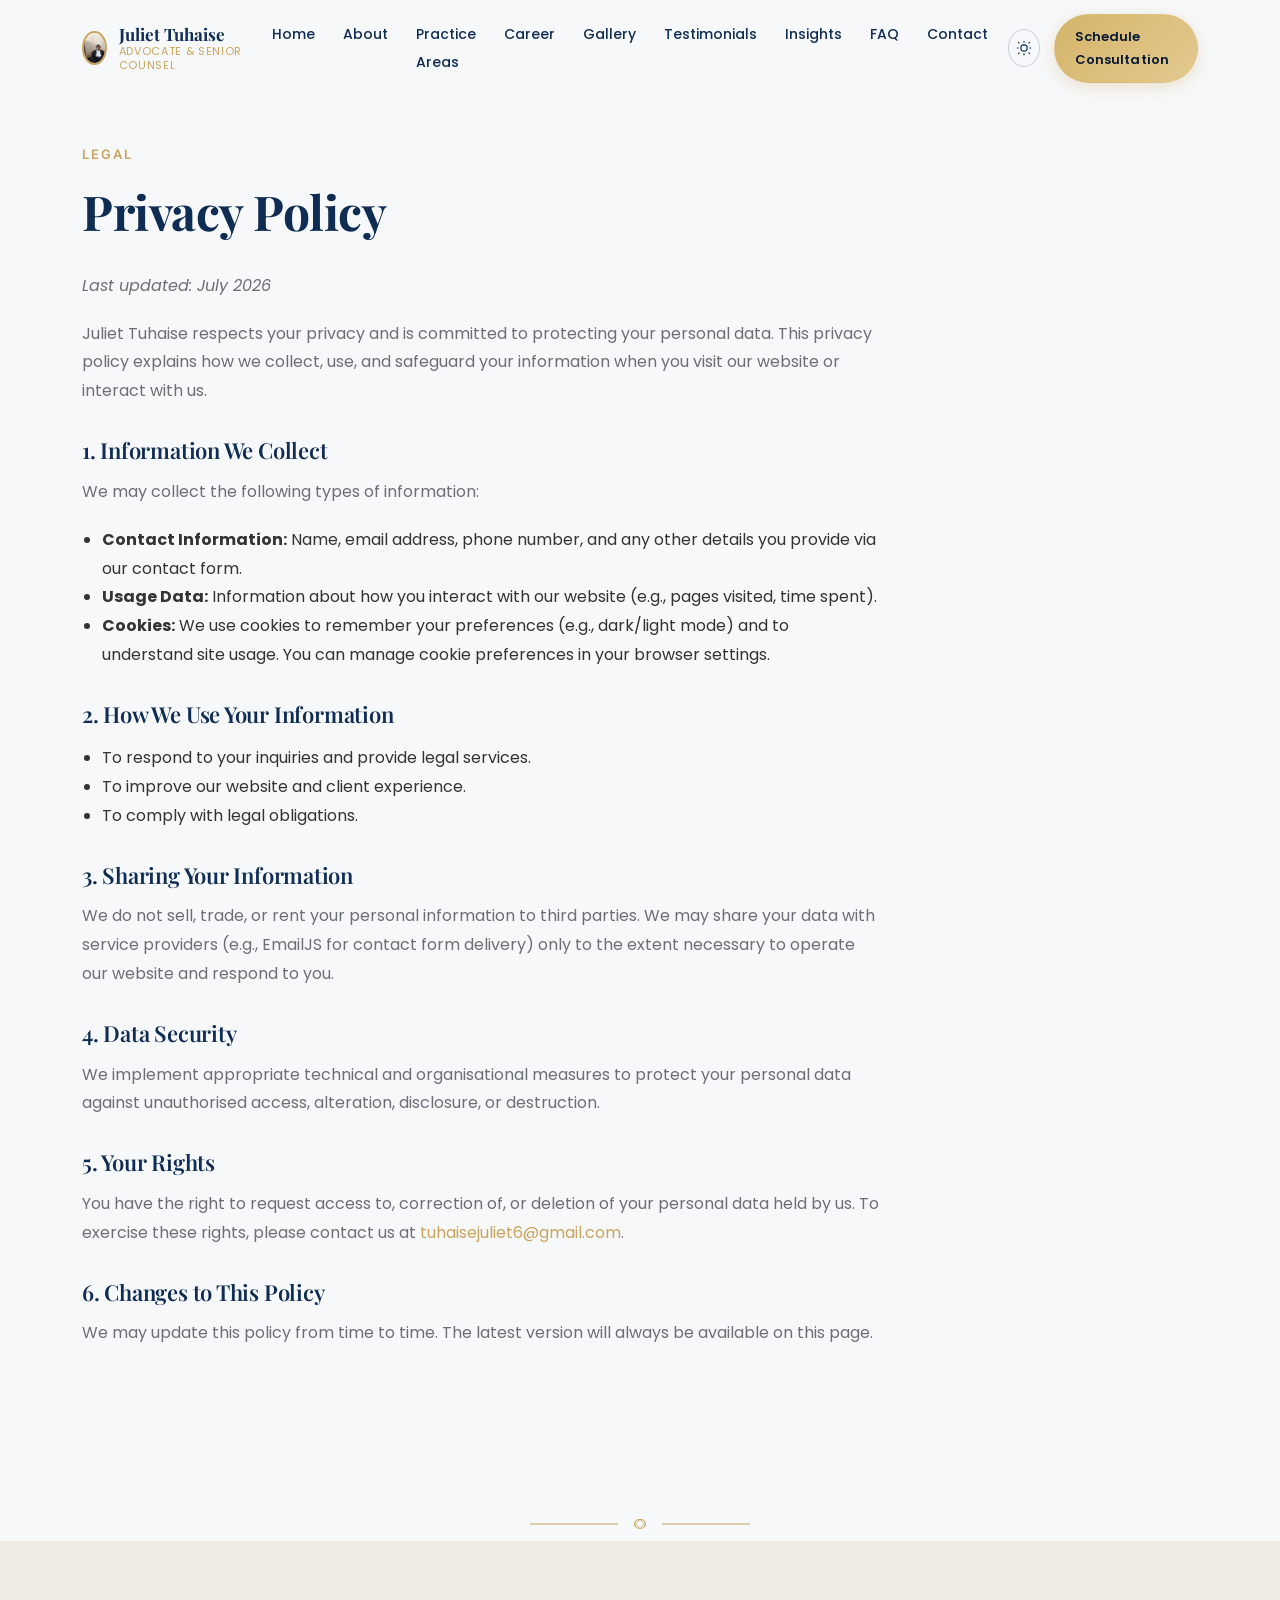
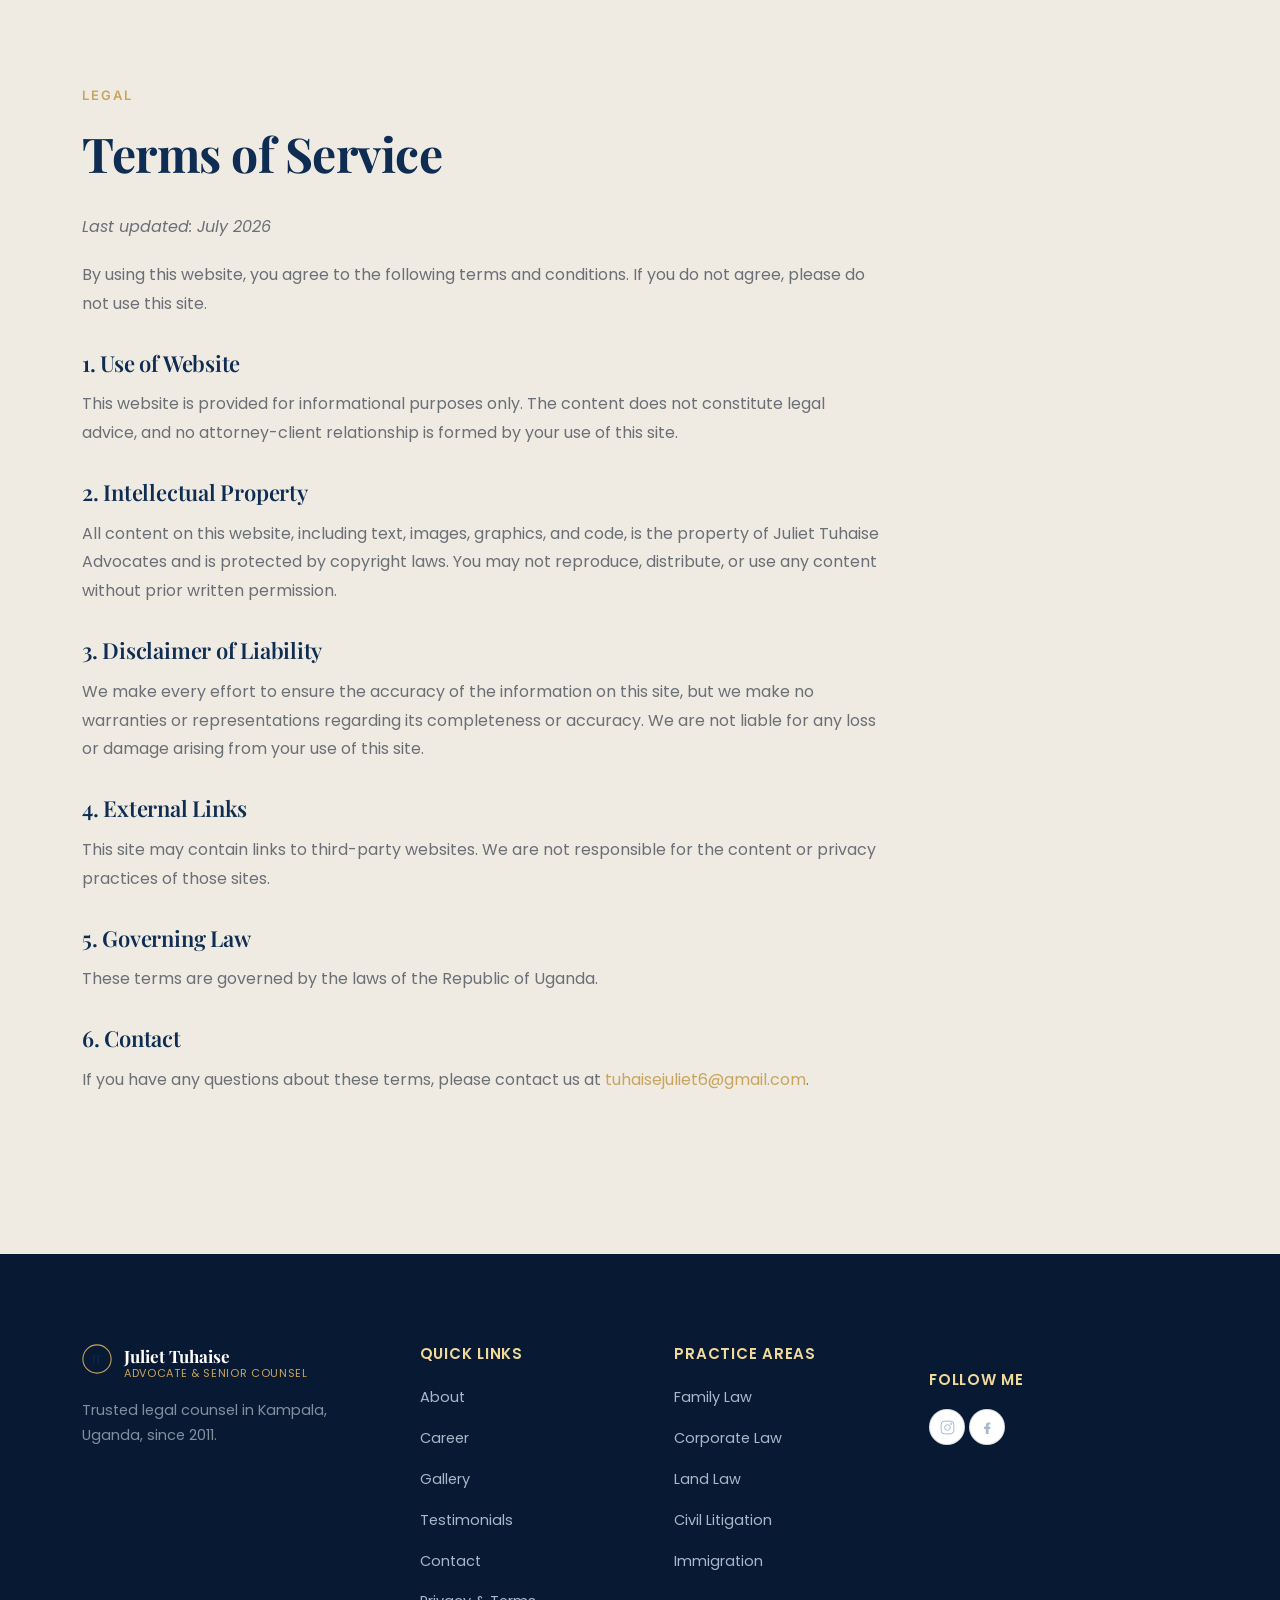
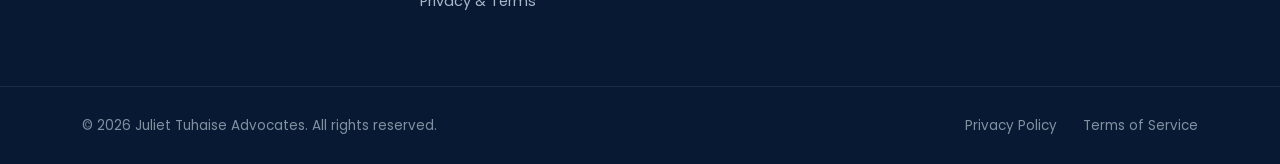
<file: legal.html>
<!doctype html>
<html lang="en" data-theme="light">
  <head>
    <meta charset="UTF-8" />
    <meta
      http-equiv="Cache-Control"
      content="no-cache, no-store, must-revalidate"
    />
    <meta http-equiv="Pragma" content="no-cache" />
    <meta http-equiv="Expires" content="0" />
    <meta name="viewport" content="width=device-width, initial-scale=1.0" />

    <title>Privacy Policy &amp; Terms of Service | Juliet Tuhaise</title>
    <meta
      name="description"
      content="Read the Privacy Policy and Terms of Service for Juliet Tuhaise, Advocate and Senior Counsel in Kampala, Uganda."
    />
    <link rel="canonical" href="https://tuhaisejuliet.com/legal.html" />

    <link rel="preconnect" href="https://fonts.googleapis.com" />
    <link rel="preconnect" href="https://fonts.gstatic.com" crossorigin />
    <link
      href="https://fonts.googleapis.com/css2?family=Playfair+Display:ital,wght@0,500;0,600;0,700;1,500&family=Poppins:wght@300;400;500;600;700&family=Inter:wght@500;600;700&display=swap"
      rel="stylesheet"
    />

    <link rel="stylesheet" href="css/style.css" />
    <link rel="stylesheet" href="css/animations.css" />
    <link rel="stylesheet" href="css/responsive.css" />
    <script>
      (function () {
        try {
          var theme = localStorage.getItem("nabirye-theme");
          if (theme) {
            document.documentElement.setAttribute("data-theme", theme);
          }
        } catch (e) {}
      })();
    </script>
  </head>
  <body>
    <!-- ============ HEADER ============ -->
    <header class="site-header" id="siteHeader">
      <div class="container header-inner">
        <a href="index.html#home" class="brand">
          <span class="brand-mark" aria-hidden="true">
            <img
              src="./img/lawsmile.jpeg"
              alt="Juliet Tuhaise – Advocate & Senior Counsel"
              class="brand-logo"
              width="34"
              height="34"
            />
          </span>
          <span class="brand-text">
            <strong>Juliet Tuhaise</strong>
            <em>Advocate &amp; Senior Counsel</em>
          </span>
        </a>

        <nav class="main-nav" id="mainNav" aria-label="Primary">
          <ul>
            <li><a href="index.html#home" class="nav-link">Home</a></li>
            <li><a href="index.html#about" class="nav-link">About</a></li>
            <li>
              <a href="index.html#practice" class="nav-link">Practice Areas</a>
            </li>
            <li><a href="index.html#career" class="nav-link">Career</a></li>
            <li><a href="index.html#gallery" class="nav-link">Gallery</a></li>
            <li>
              <a href="index.html#testimonials" class="nav-link"
                >Testimonials</a
              >
            </li>
            <li><a href="index.html#insights" class="nav-link">Insights</a></li>
            <li><a href="index.html#faq" class="nav-link">FAQ</a></li>
            <li><a href="index.html#contact" class="nav-link">Contact</a></li>
          </ul>
        </nav>

        <div class="header-actions">
          <button
            class="theme-toggle"
            id="themeToggle"
            aria-label="Toggle dark mode"
            aria-pressed="false"
          >
            <svg
              class="icon-sun"
              width="18"
              height="18"
              viewBox="0 0 24 24"
              fill="none"
              stroke="currentColor"
              stroke-width="1.6"
            >
              <circle cx="12" cy="12" r="4.2" />
              <path
                d="M12 2.5v2.4M12 19.1v2.4M4.2 4.2l1.7 1.7M18.1 18.1l1.7 1.7M2.5 12h2.4M19.1 12h2.4M4.2 19.8l1.7-1.7M18.1 5.9l1.7-1.7"
              />
            </svg>
            <svg
              class="icon-moon"
              width="18"
              height="18"
              viewBox="0 0 24 24"
              fill="none"
              stroke="currentColor"
              stroke-width="1.6"
            >
              <path d="M20 14.5A8.5 8.5 0 1 1 9.5 4a6.8 6.8 0 0 0 10.5 10.5Z" />
            </svg>
          </button>
          <a href="index.html#contact" class="btn btn-gold btn-small header-cta"
            >Schedule Consultation</a
          >
          <button
            class="nav-toggle"
            id="navToggle"
            aria-label="Open menu"
            aria-expanded="false"
          >
            <span></span><span></span><span></span>
          </button>
        </div>
      </div>
    </header>

    <main>
      <!-- ============ PRIVACY POLICY ============ -->
      <section
        class="section content-page"
        id="privacy"
        style="padding-top: 140px"
      >
        <div class="container">
          <p class="eyebrow">Legal</p>
          <h1 class="section-title">Privacy Policy</h1>
          <p><em>Last updated: July 2026</em></p>

          <div style="max-width: 800px; font-size: 16px; line-height: 1.8">
            <p>
              Juliet Tuhaise respects your privacy and is committed to
              protecting your personal data. This privacy policy explains how we
              collect, use, and safeguard your information when you visit our
              website or interact with us.
            </p>

            <h2 style="font-size: 22px; margin-top: 30px">
              1. Information We Collect
            </h2>
            <p>We may collect the following types of information:</p>
            <ul style="padding-left: 20px">
              <li>
                <strong>Contact Information:</strong> Name, email address, phone
                number, and any other details you provide via our contact form.
              </li>
              <li>
                <strong>Usage Data:</strong> Information about how you interact
                with our website (e.g., pages visited, time spent).
              </li>
              <li>
                <strong>Cookies:</strong> We use cookies to remember your
                preferences (e.g., dark/light mode) and to understand site
                usage. You can manage cookie preferences in your browser
                settings.
              </li>
            </ul>

            <h2 style="font-size: 22px; margin-top: 30px">
              2. How We Use Your Information
            </h2>
            <ul style="padding-left: 20px">
              <li>To respond to your inquiries and provide legal services.</li>
              <li>To improve our website and client experience.</li>
              <li>To comply with legal obligations.</li>
            </ul>

            <h2 style="font-size: 22px; margin-top: 30px">
              3. Sharing Your Information
            </h2>
            <p>
              We do not sell, trade, or rent your personal information to third
              parties. We may share your data with service providers (e.g.,
              EmailJS for contact form delivery) only to the extent necessary to
              operate our website and respond to you.
            </p>

            <h2 style="font-size: 22px; margin-top: 30px">4. Data Security</h2>
            <p>
              We implement appropriate technical and organisational measures to
              protect your personal data against unauthorised access,
              alteration, disclosure, or destruction.
            </p>

            <h2 style="font-size: 22px; margin-top: 30px">5. Your Rights</h2>
            <p>
              You have the right to request access to, correction of, or
              deletion of your personal data held by us. To exercise these
              rights, please contact us at
              <a
                href="mailto:tuhaisejuliet6@gmail.com"
                style="color: var(--gold)"
                >tuhaisejuliet6@gmail.com</a
              >.
            </p>

            <h2 style="font-size: 22px; margin-top: 30px">
              6. Changes to This Policy
            </h2>
            <p>
              We may update this policy from time to time. The latest version
              will always be available on this page.
            </p>
          </div>
        </div>
      </section>

      <!-- ============ DIVIDER ============ -->
      <div class="divider" aria-hidden="true">
        <svg viewBox="0 0 200 24" preserveAspectRatio="none">
          <line
            x1="0"
            y1="12"
            x2="80"
            y2="12"
            stroke="#C8A45D"
            stroke-width="1"
          />
          <circle
            cx="100"
            cy="12"
            r="5"
            stroke="#C8A45D"
            stroke-width="1"
            fill="none"
          />
          <path
            d="M96 12l4-5 4 5-4 5-4-5z"
            fill="none"
            stroke="#C8A45D"
            stroke-width="0.8"
          />
          <line
            x1="120"
            y1="12"
            x2="200"
            y2="12"
            stroke="#C8A45D"
            stroke-width="1"
          />
        </svg>
      </div>

      <!-- ============ TERMS OF SERVICE ============ -->
      <section class="section section-alt" id="terms">
        <div class="container">
          <p class="eyebrow">Legal</p>
          <h1 class="section-title">Terms of Service</h1>
          <p><em>Last updated: July 2026</em></p>

          <div style="max-width: 800px; font-size: 16px; line-height: 1.8">
            <p>
              By using this website, you agree to the following terms and
              conditions. If you do not agree, please do not use this site.
            </p>

            <h2 style="font-size: 22px; margin-top: 30px">1. Use of Website</h2>
            <p>
              This website is provided for informational purposes only. The
              content does not constitute legal advice, and no attorney-client
              relationship is formed by your use of this site.
            </p>

            <h2 style="font-size: 22px; margin-top: 30px">
              2. Intellectual Property
            </h2>
            <p>
              All content on this website, including text, images, graphics, and
              code, is the property of Juliet Tuhaise Advocates and is protected
              by copyright laws. You may not reproduce, distribute, or use any
              content without prior written permission.
            </p>

            <h2 style="font-size: 22px; margin-top: 30px">
              3. Disclaimer of Liability
            </h2>
            <p>
              We make every effort to ensure the accuracy of the information on
              this site, but we make no warranties or representations regarding
              its completeness or accuracy. We are not liable for any loss or
              damage arising from your use of this site.
            </p>

            <h2 style="font-size: 22px; margin-top: 30px">4. External Links</h2>
            <p>
              This site may contain links to third-party websites. We are not
              responsible for the content or privacy practices of those sites.
            </p>

            <h2 style="font-size: 22px; margin-top: 30px">5. Governing Law</h2>
            <p>
              These terms are governed by the laws of the Republic of Uganda.
            </p>

            <h2 style="font-size: 22px; margin-top: 30px">6. Contact</h2>
            <p>
              If you have any questions about these terms, please contact us at
              <a
                href="mailto:tuhaisejuliet6@gmail.com"
                style="color: var(--gold)"
                >tuhaisejuliet6@gmail.com</a
              >.
            </p>
          </div>
        </div>
      </section>
    </main>

    <!-- ============ FOOTER ============ -->
    <footer class="site-footer">
      <div class="container footer-grid">
        <div class="footer-col footer-brand">
          <a href="index.html#home" class="brand">
            <span class="brand-mark" aria-hidden="true">
              <svg width="30" height="30" viewBox="0 0 34 34" fill="none">
                <circle
                  cx="17"
                  cy="17"
                  r="16"
                  stroke="#C8A45D"
                  stroke-width="1.2"
                />
                <text x="17" y="22" text-anchor="middle" class="brand-mono">
                  JT
                </text>
              </svg>
            </span>
            <span class="brand-text">
              <strong>Juliet Tuhaise</strong>
              <em>Advocate &amp; Senior Counsel</em>
            </span>
          </a>
          <p>Trusted legal counsel in Kampala, Uganda, since 2011.</p>
        </div>

        <div class="footer-col">
          <h4>Quick Links</h4>
          <ul>
            <li><a href="index.html#about">About</a></li>
            <li><a href="index.html#career">Career</a></li>
            <li><a href="index.html#gallery">Gallery</a></li>
            <li><a href="index.html#testimonials">Testimonials</a></li>
            <li><a href="index.html#contact">Contact</a></li>
            <li><a href="legal.html">Privacy &amp; Terms</a></li>
          </ul>
        </div>

        <div class="footer-col">
          <h4>Practice Areas</h4>
          <ul>
            <li><a href="index.html#practice">Family Law</a></li>
            <li><a href="index.html#practice">Corporate Law</a></li>
            <li><a href="index.html#practice">Land Law</a></li>
            <li><a href="index.html#practice">Civil Litigation</a></li>
            <li><a href="index.html#practice">Immigration</a></li>
          </ul>
        </div>

        <div class="footer-col footer-newsletter">
          <div class="social-row footer-newsletter">
            <h4>Follow Me</h4>
            <a
              href="https://www.instagram.com/tuhaisejuliet?igsh=MTd5eWozY3RvMTRzbw=="
              target="_blank"
              rel="noopener"
              aria-label="Instagram"
              class="social-icon small"
            >
              <svg
                viewBox="0 0 24 24"
                fill="none"
                stroke="currentColor"
                stroke-width="1.4"
              >
                <rect x="3" y="3" width="18" height="18" rx="5" />
                <circle cx="12" cy="12" r="4" />
                <circle cx="17.2" cy="6.8" r="1" />
              </svg>
            </a>
            <a
              href="https://www.facebook.com/juliet.tuhaise.5/"
              target="_blank"
              rel="noopener"
              aria-label="Facebook"
              class="social-icon small"
            >
              <svg viewBox="0 0 24 24" fill="currentColor">
                <path
                  d="M13.5 21v-7h2.3l.4-3h-2.7V9.1c0-.9.3-1.5 1.6-1.5H16V5c-.3 0-1.3-.1-2.4-.1-2.4 0-4 1.5-4 4.1V11H7v3h2.6v7h3.9Z"
                />
              </svg>
            </a>
          </div>
        </div>
      </div>

      <div class="footer-bottom">
        <div class="container footer-bottom-inner">
          <p>
            &copy; <span id="year"></span> Juliet Tuhaise Advocates. All rights
            reserved.
          </p>
          <ul>
            <li><a href="legal.html#privacy">Privacy Policy</a></li>
            <li><a href="legal.html#terms">Terms of Service</a></li>
          </ul>
        </div>
      </div>
    </footer>

    <script src="js/app.js"></script>
    <script>
      document.getElementById("year").textContent = new Date().getFullYear();
    </script>
    <script src="js/security.js"></script>
  </body>
</html>
</file>
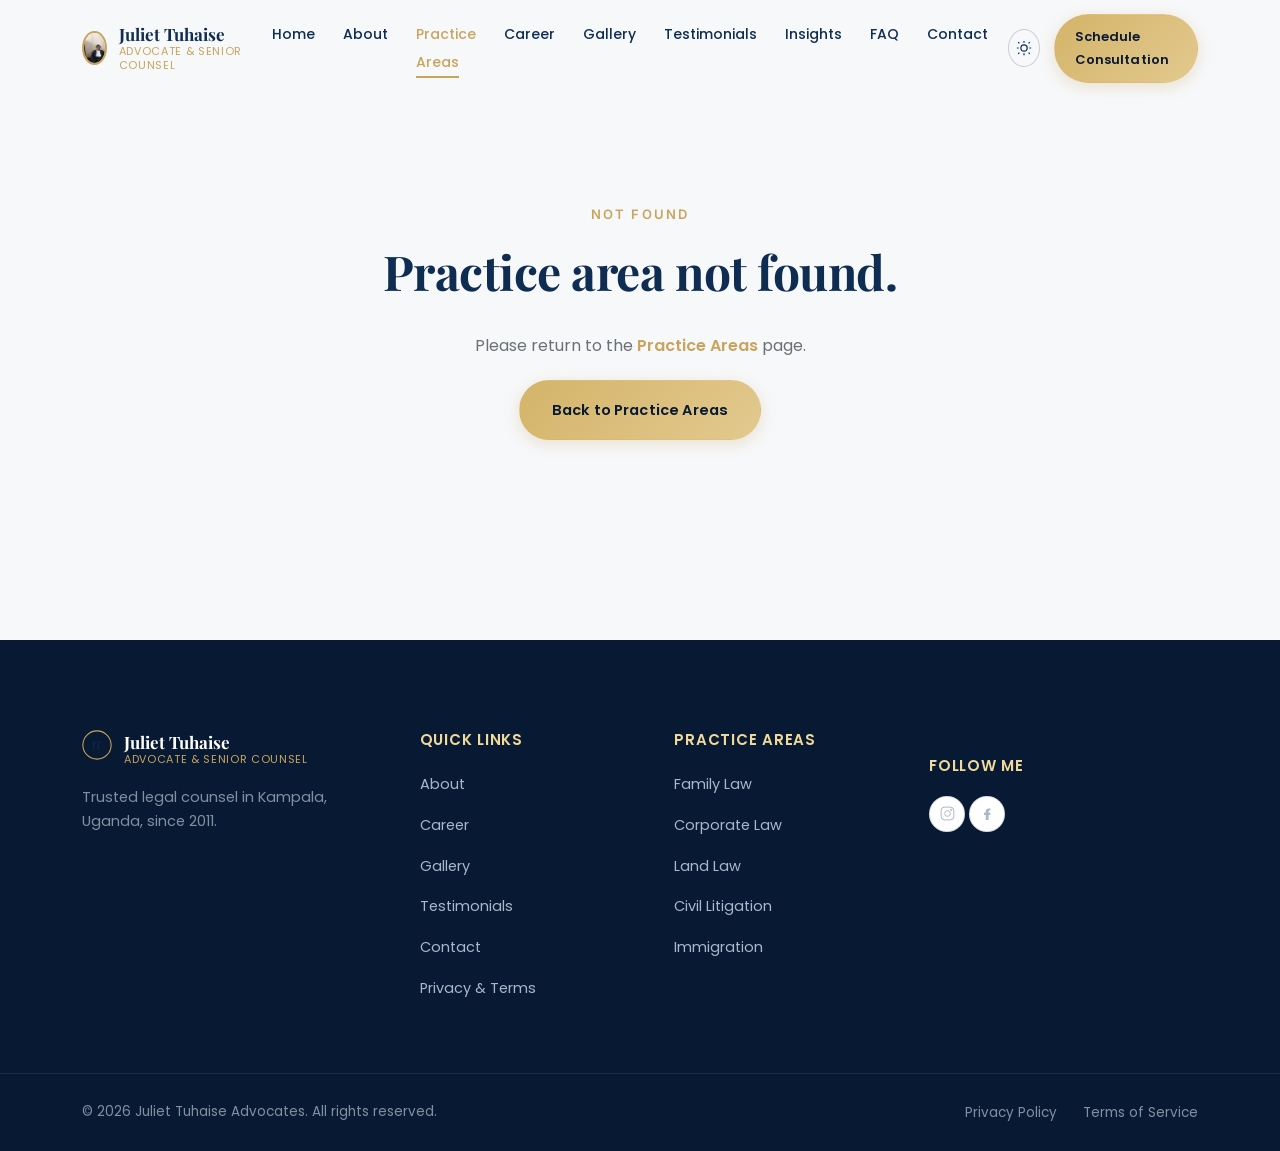
<file: practice-detail.html>
<!doctype html>
<html lang="en" data-theme="light">
  <head>
    <meta charset="UTF-8" />
    <meta
      http-equiv="Cache-Control"
      content="no-cache, no-store, must-revalidate"
    />
    <meta http-equiv="Pragma" content="no-cache" />
    <meta http-equiv="Expires" content="0" />
    <meta name="viewport" content="width=device-width, initial-scale=1.0" />

    <!-- SEO Meta Tags -->
    <title id="pageTitle">
      Practice Area | Juliet Tuhaise, Advocate &amp; Senior Counsel
    </title>
    <meta
      name="description"
      id="metaDescription"
      content="Detailed practice area information from Juliet Tuhaise, Advocate and Senior Counsel in Kampala, Uganda."
    />
    <meta
      name="keywords"
      content="lawyer, advocate, Uganda, Kampala, legal, practice areas, family law, criminal law, civil litigation, land law, corporate law, labour law, human rights, immigration, property law, legal consultancy"
    />
    <link
      rel="canonical"
      href="https://tuhaisejuliet.com/practice-detail.html"
    />

    <!-- Open Graph / Facebook -->
    <meta property="og:type" content="website" />
    <meta
      property="og:url"
      content="https://tuhaisejuliet.com/practice-detail.html"
    />
    <meta property="og:title" content="Practice Area | Juliet Tuhaise" />
    <meta
      property="og:description"
      content="Expert legal counsel in Uganda. Learn about our practice areas and how we can help you."
    />
    <meta
      property="og:image"
      content="https://tuhaisejuliet.com/img/og-image.jpg"
    />

    <!-- Twitter -->
    <meta name="twitter:card" content="summary_large_image" />
    <meta name="twitter:title" content="Practice Area | Juliet Tuhaise" />
    <meta
      name="twitter:description"
      content="Expert legal counsel in Uganda. Learn about our practice areas and how we can help you."
    />
    <meta
      name="twitter:image"
      content="https://tuhaisejuliet.com/img/og-image.jpg"
    />

    <link rel="preconnect" href="https://fonts.googleapis.com" />
    <link rel="preconnect" href="https://fonts.gstatic.com" crossorigin />
    <link
      href="https://fonts.googleapis.com/css2?family=Playfair+Display:ital,wght@0,500;0,600;0,700;1,500&family=Poppins:wght@300;400;500;600;700&family=Inter:wght@500;600;700&display=swap"
      rel="stylesheet"
    />

    <link rel="stylesheet" href="css/style.css" />
    <link rel="stylesheet" href="css/animations.css" />
    <link rel="stylesheet" href="css/responsive.css" />
    <script>
      (function () {
        try {
          var theme = localStorage.getItem("nabirye-theme");
          if (theme) {
            document.documentElement.setAttribute("data-theme", theme);
          }
        } catch (e) {}
      })();
    </script>
  </head>
  <body>
    <!-- ============ HEADER ============ -->
    <header class="site-header" id="siteHeader">
      <div class="container header-inner">
        <a href="index.html#home" class="brand">
          <span class="brand-mark" aria-hidden="true">
            <img
              src="./img/lawsmile.jpeg"
              alt="Juliet Tuhaise – Advocate & Senior Counsel"
              class="brand-logo"
              width="34"
              height="34"
            />
          </span>
          <span class="brand-text">
            <strong>Juliet Tuhaise</strong>
            <em>Advocate &amp; Senior Counsel</em>
          </span>
        </a>

        <nav class="main-nav" id="mainNav" aria-label="Primary">
          <ul>
            <li><a href="index.html#home" class="nav-link">Home</a></li>
            <li><a href="index.html#about" class="nav-link">About</a></li>
            <li>
              <a href="index.html#practice" class="nav-link active"
                >Practice Areas</a
              >
            </li>
            <li><a href="index.html#career" class="nav-link">Career</a></li>
            <li><a href="index.html#gallery" class="nav-link">Gallery</a></li>
            <li>
              <a href="index.html#testimonials" class="nav-link"
                >Testimonials</a
              >
            </li>
            <li><a href="index.html#insights" class="nav-link">Insights</a></li>
            <li><a href="index.html#faq" class="nav-link">FAQ</a></li>
            <li><a href="index.html#contact" class="nav-link">Contact</a></li>
          </ul>
        </nav>

        <div class="header-actions">
          <button
            class="theme-toggle"
            id="themeToggle"
            aria-label="Toggle dark mode"
            aria-pressed="false"
          >
            <svg
              class="icon-sun"
              width="18"
              height="18"
              viewBox="0 0 24 24"
              fill="none"
              stroke="currentColor"
              stroke-width="1.6"
            >
              <circle cx="12" cy="12" r="4.2" />
              <path
                d="M12 2.5v2.4M12 19.1v2.4M4.2 4.2l1.7 1.7M18.1 18.1l1.7 1.7M2.5 12h2.4M19.1 12h2.4M4.2 19.8l1.7-1.7M18.1 5.9l1.7-1.7"
              />
            </svg>
            <svg
              class="icon-moon"
              width="18"
              height="18"
              viewBox="0 0 24 24"
              fill="none"
              stroke="currentColor"
              stroke-width="1.6"
            >
              <path d="M20 14.5A8.5 8.5 0 1 1 9.5 4a6.8 6.8 0 0 0 10.5 10.5Z" />
            </svg>
          </button>
          <a href="index.html#contact" class="btn btn-gold btn-small header-cta"
            >Schedule Consultation</a
          >
          <button
            class="nav-toggle"
            id="navToggle"
            aria-label="Open menu"
            aria-expanded="false"
          >
            <span></span><span></span><span></span>
          </button>
        </div>
      </div>
    </header>

    <main>
      <!-- ============ DYNAMIC CONTENT ============ -->
      <section class="section content-page" id="practice-detail">
        <div class="container">
          <div id="detail-content">
            <!-- Content will be injected by JavaScript -->
            <div style="text-align: center; padding: 60px 0">
              <p class="eyebrow">Loading...</p>
              <h2 class="section-title">
                Please wait while we load the details.
              </h2>
            </div>
          </div>
        </div>
      </section>
    </main>

    <!-- ============ FOOTER ============ -->
    <footer class="site-footer">
      <div class="container footer-grid">
        <div class="footer-col footer-brand">
          <a href="index.html#home" class="brand">
            <span class="brand-mark" aria-hidden="true">
              <svg width="30" height="30" viewBox="0 0 34 34" fill="none">
                <circle
                  cx="17"
                  cy="17"
                  r="16"
                  stroke="#C8A45D"
                  stroke-width="1.2"
                />
                <text x="17" y="22" text-anchor="middle" class="brand-mono">
                  JT
                </text>
              </svg>
            </span>
            <span class="brand-text">
              <strong>Juliet Tuhaise</strong>
              <em>Advocate &amp; Senior Counsel</em>
            </span>
          </a>
          <p>Trusted legal counsel in Kampala, Uganda, since 2011.</p>
        </div>

        <div class="footer-col">
          <h4>Quick Links</h4>
          <ul>
            <li><a href="index.html#about">About</a></li>
            <li><a href="index.html#career">Career</a></li>
            <li><a href="index.html#gallery">Gallery</a></li>
            <li><a href="index.html#testimonials">Testimonials</a></li>
            <li><a href="index.html#contact">Contact</a></li>
            <li><a href="legal.html">Privacy &amp; Terms</a></li>
          </ul>
        </div>

        <div class="footer-col">
          <h4>Practice Areas</h4>
          <ul>
            <li>
              <a href="practice-detail.html?area=family-law">Family Law</a>
            </li>
            <li>
              <a href="practice-detail.html?area=corporate-law"
                >Corporate Law</a
              >
            </li>
            <li><a href="practice-detail.html?area=land-law">Land Law</a></li>
            <li>
              <a href="practice-detail.html?area=civil-litigation"
                >Civil Litigation</a
              >
            </li>
            <li>
              <a href="practice-detail.html?area=immigration">Immigration</a>
            </li>
          </ul>
        </div>

        <div class="footer-col footer-newsletter">
          <div class="social-row footer-newsletter">
            <h4>Follow Me</h4>
            <a
              href="https://www.instagram.com/tuhaisejuliet?igsh=MTd5eWozY3RvMTRzbw=="
              target="_blank"
              rel="noopener"
              aria-label="Instagram"
              class="social-icon small"
            >
              <svg
                viewBox="0 0 24 24"
                fill="none"
                stroke="currentColor"
                stroke-width="1.4"
              >
                <rect x="3" y="3" width="18" height="18" rx="5" />
                <circle cx="12" cy="12" r="4" />
                <circle cx="17.2" cy="6.8" r="1" />
              </svg>
            </a>
            <a
              href="https://www.facebook.com/juliet.tuhaise.5/"
              target="_blank"
              rel="noopener"
              aria-label="Facebook"
              class="social-icon small"
            >
              <svg viewBox="0 0 24 24" fill="currentColor">
                <path
                  d="M13.5 21v-7h2.3l.4-3h-2.7V9.1c0-.9.3-1.5 1.6-1.5H16V5c-.3 0-1.3-.1-2.4-.1-2.4 0-4 1.5-4 4.1V11H7v3h2.6v7h3.9Z"
                />
              </svg>
            </a>
          </div>
        </div>
      </div>

      <div class="footer-bottom">
        <div class="container footer-bottom-inner">
          <p>
            &copy; <span id="year"></span> Juliet Tuhaise Advocates. All rights
            reserved.
          </p>
          <ul>
            <li><a href="legal.html#privacy">Privacy Policy</a></li>
            <li><a href="legal.html#terms">Terms of Service</a></li>
          </ul>
        </div>
      </div>
    </footer>

    <script src="js/app.js?v=2.0"></script>
    <script>
      document.getElementById("year").textContent = new Date().getFullYear();
    </script>

    <!-- ============ DYNAMIC CONTENT SCRIPT ============ -->
    <script>
      (function () {
        "use strict";

        // --- Complete Data for all 10 practice areas ---
        var practiceData = {
          "family-law": {
            title: "Family Law",
            eyebrow: "Practice Area",
            intro:
              "Family matters are deeply personal. Whether you are navigating divorce, custody disputes, or succession planning, you need counsel who understands both the law and the human weight behind it.",
            sections: [
              {
                heading: "1. Divorce and Separation",
                paragraphs: [
                  "Uganda's divorce laws are governed primarily by the <strong>Marriage Act</strong> and the <strong>Customary Marriage (Registration) Act</strong>. Divorce can be contested or uncontested, and the grounds vary depending on the type of marriage. Common grounds include adultery, cruelty, desertion, and irreconcilable differences.",
                  "I guide clients through every step – from filing the petition to negotiating settlement terms. The goal is always to minimize acrimony and protect the interests of any children involved.",
                ],
              },
              {
                heading: "2. Child Custody and Maintenance",
                paragraphs: [
                  "Under the <strong>Children Act (Cap 59)</strong>, the welfare of the child is the paramount consideration. Courts look at factors such as the child's age, the parents' ability to provide, and the child's own wishes (if old enough).",
                  "I help parents negotiate custody arrangements, visitation schedules, and maintenance payments that serve the child's best interests. Where agreement is possible, we document it in a consent order; where it is not, I am prepared to advocate robustly in court.",
                ],
              },
              {
                heading: "3. Succession and Estate Planning",
                paragraphs: [
                  "The <strong>Succession Act (Cap 162)</strong> governs how property passes when a person dies. Whether there is a will or not, the process of administration can be complex and emotionally charged.",
                  "I assist families in obtaining grants of administration, resolving disputes among heirs, and drafting wills that reflect a testator's true intentions. Early planning can save a family years of conflict.",
                ],
              },
            ],
            relevantLaws: [
              "Marriage Act",
              "Children Act (Cap 59)",
              "Succession Act (Cap 162)",
              "Customary Marriage (Registration) Act",
            ],
            cta: "If you are facing a family law matter, schedule a confidential consultation today.",
          },
          "criminal-law": {
            title: "Criminal Law",
            eyebrow: "Practice Area",
            intro:
              "Facing criminal charges is one of the most stressful experiences a person can endure. My role is to ensure your rights are protected, your voice is heard, and you receive a fair trial.",
            sections: [
              {
                heading: "1. Defence Representation",
                paragraphs: [
                  "The <strong>Penal Code Act</strong> sets out the criminal offences in Uganda. From theft and assault to more serious charges like murder and defilement, every accused person is entitled to a robust defence.",
                  "I represent clients at all stages – from police interrogation, through committal proceedings, to trial in the High Court or Magistrate's Court. I scrutinize evidence, cross-examine witnesses, and present compelling submissions.",
                ],
              },
              {
                heading: "2. Appeals and Judicial Review",
                paragraphs: [
                  "A conviction is not the end of the road. If the trial court made an error of law or fact, you have the right to appeal to the Court of Appeal or the Supreme Court.",
                  "I handle appeals against both conviction and sentence, as well as applications for judicial review where administrative decisions have been made unlawfully.",
                ],
              },
            ],
            relevantLaws: [
              "Penal Code Act",
              "Criminal Procedure Code Act",
              "Evidence Act",
              "Constitution of Uganda (1995)",
            ],
            cta: "If you or a loved one are facing criminal charges, do not wait – seek legal representation immediately.",
          },
          "civil-litigation": {
            title: "Civil Litigation",
            eyebrow: "Practice Area",
            intro:
              "Civil disputes can be costly and draining. I help clients resolve commercial and contractual disputes efficiently – whether through negotiation, mediation, or courtroom advocacy.",
            sections: [
              {
                heading: "1. Contractual Disputes",
                paragraphs: [
                  "Disputes arising from breached contracts are common in business. The <strong>Civil Procedure Act</strong> and the <strong>Contracts Act</strong> provide the framework for claims, including damages, specific performance, and injunctions.",
                  "I handle disputes over sale of goods, service agreements, partnership break-ups, and more. My approach is to assess the commercial reality first – sometimes a negotiated settlement is better than a pyrrhic victory.",
                ],
              },
              {
                heading: "2. Commercial Claims",
                paragraphs: [
                  "From debt recovery to shareholder disputes, I represent companies and individuals in the Commercial Division of the High Court. I also handle arbitration and mediation where the contract provides for it.",
                  "I prepare pleadings, manage disclosure, and present oral submissions. My aim is always to achieve the best possible outcome while controlling legal costs.",
                ],
              },
            ],
            relevantLaws: [
              "Civil Procedure Act",
              "Contracts Act",
              "Evidence Act",
              "Limitation Act",
            ],
            cta: "If you are embroiled in a dispute, let's talk about your options – before the matter escalates.",
          },
          "land-law": {
            title: "Land Law",
            eyebrow: "Practice Area",
            intro:
              "Land is the most valuable asset for most Ugandans. Disputes over land often involve deep family history, customary tenure, and complex statutory rules.",
            sections: [
              {
                heading: "1. Title Disputes and Registration",
                paragraphs: [
                  "The <strong>Land Act (Cap 227)</strong> and the <strong>Registration of Titles Act</strong> govern land ownership in Uganda. Disputes often arise over fraudulent transfers, overlapping claims, and boundary conflicts.",
                  "I handle cases involving both registered and unregistered land, including customary land, leasehold, and freehold. I work with surveyors and land officers to build strong evidential cases.",
                ],
              },
              {
                heading: "2. Succession and Family Land",
                paragraphs: [
                  "When a landowner dies, the <strong>Succession Act (Cap 162)</strong> determines how the land is distributed. However, customary laws often conflict with statutory provisions, leading to disputes.",
                  "I help families agree on succession arrangements, obtain letters of administration, and resolve conflicts through mediation or litigation. Early involvement can prevent a family war.",
                ],
              },
            ],
            relevantLaws: [
              "Land Act (Cap 227)",
              "Registration of Titles Act",
              "Succession Act (Cap 162)",
              "Civil Procedure Act",
            ],
            cta: "If your land rights are being challenged, act quickly – delay can jeopardize your claim.",
          },
          "corporate-law": {
            title: "Corporate Law",
            eyebrow: "Practice Area",
            intro:
              "Uganda's business environment is dynamic. I help founders, directors, and investors navigate corporate law with confidence.",
            sections: [
              {
                heading: "1. Incorporation and Compliance",
                paragraphs: [
                  "The <strong>Companies Act 2012</strong> governs the incorporation and regulation of companies in Uganda. Whether you are starting a small business or a multinational subsidiary, I ensure your incorporation is seamless and fully compliant.",
                  "I also handle annual returns, board resolutions, changes in shareholding, and compliance with the Uganda Registration Services Bureau (URSB) and the Uganda Revenue Authority (URA).",
                ],
              },
              {
                heading: "2. Cross-Border Structuring",
                paragraphs: [
                  "For businesses operating across East Africa, I advise on structuring investments to optimize tax efficiency and regulatory compliance. This includes drafting joint venture agreements, shareholder agreements, and due diligence reports.",
                ],
              },
            ],
            relevantLaws: [
              "Companies Act 2012",
              "Income Tax Act",
              "Partnership Act",
              "Capital Markets Act",
            ],
            cta: "Whether you are incorporating or restructuring, I provide the legal foundation your business needs.",
          },
          "labour-law": {
            title: "Labour Law",
            eyebrow: "Practice Area",
            intro:
              "The employer-employee relationship is governed by a robust legal framework. I help both employers and employees understand their rights and obligations.",
            sections: [
              {
                heading: "1. Employment Contracts and Policies",
                paragraphs: [
                  "The <strong>Employment Act 2006</strong> sets out minimum standards for working conditions, termination, and employee rights. I help employers draft contracts and policies that comply with the law and protect their business interests.",
                ],
              },
              {
                heading: "2. Dispute Resolution",
                paragraphs: [
                  "Disputes over unfair dismissal, redundancy, and severance pay are common. I represent clients before the Labour Disputes Committee, the Industrial Court, and the High Court. Mediation and arbitration are often faster alternatives.",
                ],
              },
            ],
            relevantLaws: [
              "Employment Act 2006",
              "Labour Unions Act",
              "Occupational Safety and Health Act",
            ],
            cta: "If you are facing a workplace dispute, get in touch before the situation escalates.",
          },
          "human-rights": {
            title: "Human Rights",
            eyebrow: "Practice Area",
            intro:
              "The Constitution of Uganda guarantees fundamental rights and freedoms. When these are violated, I advocate for redress through the courts and human rights bodies.",
            sections: [
              {
                heading: "1. Constitutional Petitions",
                paragraphs: [
                  "Article 50 of the Constitution allows any person to petition the High Court for redress when a fundamental right is violated. I have handled petitions involving unlawful detention, freedom of assembly, and property rights.",
                ],
              },
              {
                heading: "2. Advocacy and Remedies",
                paragraphs: [
                  "Beyond court, I work with civil society organisations to promote awareness and accountability. Remedies include compensation, orders to stop ongoing violations, and declarations of unconstitutionality.",
                ],
              },
            ],
            relevantLaws: [
              "Constitution of Uganda (1995)",
              "Human Rights Commission Act",
              "Penal Code Act",
            ],
            cta: "If your rights have been violated, you have a voice. Let's make sure it is heard.",
          },
          immigration: {
            title: "Immigration",
            eyebrow: "Practice Area",
            intro:
              "Navigating Uganda's immigration laws can be complex. I provide clear advice and assistance for individuals and businesses.",
            sections: [
              {
                heading: "1. Work Permits and Visas",
                paragraphs: [
                  "The <strong>Uganda Citizenship and Immigration Control Act</strong> governs the entry, residence, and departure of non-citizens. I assist with applications for work permits, special passes, dependent passes, and visitor visas.",
                ],
              },
              {
                heading: "2. Residency and Citizenship",
                paragraphs: [
                  "For those seeking long-term residency or citizenship, I guide applicants through the process, including the requirements for naturalization and registration. Due diligence and proper documentation are critical.",
                ],
              },
            ],
            relevantLaws: [
              "Uganda Citizenship and Immigration Control Act",
              "Passports Act",
            ],
            cta: "Let me simplify the immigration process for you. Book a consultation today.",
          },
          "property-law": {
            title: "Property Law",
            eyebrow: "Practice Area",
            intro:
              "Whether buying, selling, or leasing property, you need sound legal advice to protect your investment.",
            sections: [
              {
                heading: "1. Sale and Purchase Agreements",
                paragraphs: [
                  "I draft and review sale agreements, conduct due diligence on titles, and manage the transfer process to ensure that the buyer receives clean title and the seller receives payment securely.",
                ],
              },
              {
                heading: "2. Tenancy Disputes and Leases",
                paragraphs: [
                  "The <strong>Rent Restriction Act</strong> and general contract principles apply to tenancy disputes. I represent landlords and tenants in disputes over rent arrears, evictions, and breach of lease terms.",
                ],
              },
            ],
            relevantLaws: [
              "Registration of Titles Act",
              "Rent Restriction Act",
              "Contracts Act",
            ],
            cta: "Property transactions are too important to navigate alone. Let me protect your interests.",
          },
          "legal-consultancy": {
            title: "Legal Consultancy",
            eyebrow: "Practice Area",
            intro:
              "Not every legal need requires litigation. I offer retained advisory services to businesses, boards, and family offices.",
            sections: [
              {
                heading: "1. Governance and Board Advisory",
                paragraphs: [
                  "I advise boards on fiduciary duties, corporate governance best practices, and regulatory compliance. I also draft board charters and governance policies.",
                ],
              },
              {
                heading: "2. Risk Management",
                paragraphs: [
                  "I help clients identify legal risks in their operations and develop mitigation strategies. This includes compliance audits, contract reviews, and policy development.",
                ],
              },
            ],
            relevantLaws: [
              "Companies Act 2012",
              "Insurance Act",
              "Anti-Corruption Act",
            ],
            cta: "Let me be your trusted legal partner. Reach out today.",
          },
        };

        // --- Get the area from URL ---
        function getParam(param) {
          var urlParams = new URLSearchParams(window.location.search);
          return urlParams.get(param);
        }

        var areaKey = getParam("area");

        // If no valid area, show a 404-like message
        if (!areaKey || !practiceData[areaKey]) {
          document.getElementById("detail-content").innerHTML = `
            <div style="text-align: center; padding: 60px 0;">
              <p class="eyebrow" style="color: var(--gold);">Not Found</p>
              <h2 class="section-title">Practice area not found.</h2>
              <p style="margin: 20px 0;">Please return to the <a href="index.html#practice" style="color: var(--gold); font-weight: 600;">Practice Areas</a> page.</p>
              <a href="index.html#practice" class="btn btn-gold">Back to Practice Areas</a>
            </div>
          `;
          return;
        }

        var data = practiceData[areaKey];

        // --- Build the HTML ---
        var html = "";

        // Eyebrow & Title
        html += `<p class="eyebrow reveal">${data.eyebrow}</p>`;
        html += `<h1 class="section-title reveal">${data.title}</h1>`;

        // Intro
        html += `<p class="section-sub reveal" style="max-width: 800px; margin-bottom: 40px;">${data.intro}</p>`;

        // Sections
        data.sections.forEach(function (section) {
          html += `<div style="max-width: 800px; margin: 40px 0; font-size: 17px; line-height: 1.9;">`;
          html += `<h2 style="font-size: 24px; margin-top: 30px;">${section.heading}</h2>`;
          section.paragraphs.forEach(function (para) {
            html += `<p>${para}</p>`;
          });
          html += `</div>`;
        });

        // Relevant Laws
        if (data.relevantLaws && data.relevantLaws.length > 0) {
          html += `<div style="max-width: 800px; margin: 30px 0 40px; padding: 24px 30px; background: var(--bg-alt); border-radius: var(--radius-md); border-left: 4px solid var(--gold);">`;
          html += `<h4 style="font-family: var(--font-num); font-size: 12px; letter-spacing: 0.12em; text-transform: uppercase; color: var(--gold); margin: 0 0 8px 0; font-weight: 600;">Key Legislation</h4>`;
          html += `<ul style="list-style: none; padding: 0; margin: 0;">`;
          data.relevantLaws.forEach(function (law) {
            html += `<li style="padding: 6px 0; border-bottom: 1px solid rgba(15, 45, 82, 0.06); font-size: 15px; color: var(--text);">${law}</li>`;
          });
          html += `</ul>`;
          html += `</div>`;
        }

        // CTA
        html += `
          <div style="max-width: 800px; margin: 40px 0; padding: 30px 40px; background: var(--navy); border-radius: var(--radius-md); color: var(--white); text-align: center;">
            <p style="color: var(--white); font-size: 18px; font-weight: 400;">${data.cta}</p>
            <a href="index.html#contact" class="btn btn-gold" style="margin-top: 12px;">Schedule Consultation</a>
          </div>
        `;

        // Back button
        html += `
          <a href="index.html#practice" class="btn btn-outline" style="margin-top: 20px;">&larr; Back to Practice Areas</a>
        `;

        document.getElementById("detail-content").innerHTML = html;

        // Re-trigger scroll reveals for the new content
        var reveals = document.querySelectorAll("#detail-content .reveal");
        var observer = new IntersectionObserver(
          function (entries) {
            entries.forEach(function (entry) {
              if (entry.isIntersecting) {
                entry.target.classList.add("in-view");
              }
            });
          },
          { threshold: 0.15 },
        );
        reveals.forEach(function (el) {
          observer.observe(el);
        });
      })();
    </script>
    <script src="js/security.js"></script>
  </body>
</html>
</file>
<file: css/style.css>
/* ==========================================================================
   Juliet Tuhaise Advocates — Design Tokens & Base
   ========================================================================== */

:root {
  /* Brand palette */
  --navy: #0f2d52;
  --navy-dark: #081a33;
  --navy-soft: #1c3d68;
  --gold: #c8a45d;
  --gold-light: #e3c98f;
  --white: #ffffff;
  --bg: #f7f8fa;
  --bg-alt: #efebe3;
  --text: #333333;
  --text-light: #6b6f76;
  --success: #2e7d32;

  --shadow-sm: 0 2px 10px rgba(15, 45, 82, 0.06);
  --shadow-md: 0 12px 30px rgba(15, 45, 82, 0.1);
  --shadow-lg: 0 24px 60px rgba(15, 45, 82, 0.16);

  --radius-sm: 6px;
  --radius-md: 12px;
  --radius-lg: 22px;

  --font-display: "Playfair Display", "Georgia", serif;
  --font-body: "Poppins", "Helvetica Neue", sans-serif;
  --font-num: "Inter", sans-serif;

  --ease: cubic-bezier(0.22, 0.61, 0.36, 1);
  --header-h: 84px;
}

/* ========================================
   Dark Mode – Consolidated Overrides & Readability
   ======================================== */
[data-theme="dark"] {
  --bg: #0d1117;
  --bg-alt: #131a24;
  --white: #161c26;
  --text: #e8edf2; /* lighter base text */
  --text-light: #d0d7de; /* more contrast */
  --shadow-sm: 0 2px 10px rgba(0, 0, 0, 0.35);
  --shadow-md: 0 12px 30px rgba(0, 0, 0, 0.4);
  --shadow-lg: 0 24px 60px rgba(0, 0, 0, 0.5);
}

/* All body text */
[data-theme="dark"] body {
  color: var(--text);
}

/* Paragraphs and all text-like elements */
[data-theme="dark"] p,
[data-theme="dark"] .timeline-desc,
[data-theme="dark"] .value-pill,
[data-theme="dark"] .contact-list span,
[data-theme="dark"] .practice-card p,
[data-theme="dark"] .insight-card p,
[data-theme="dark"] .timeline-content p,
[data-theme="dark"] .accordion-panel p,
[data-theme="dark"] .why-card p {
  color: var(--text-light) !important;
}

/* Headings – warm off-white for readability */
[data-theme="dark"] .section-title,
[data-theme="dark"] h1,
[data-theme="dark"] h2,
[data-theme="dark"] h3,
[data-theme="dark"] h4,
[data-theme="dark"] .hero-title,
[data-theme="dark"] .hero-title em,
[data-theme="dark"] .practice-card h3,
[data-theme="dark"] .insight-card h3,
[data-theme="dark"] .timeline-content h3,
[data-theme="dark"] .why-card h3 {
  color: #f0e6d3 !important;
}

/* Cards, containers, sections */
[data-theme="dark"] .content-page,
[data-theme="dark"] .section,
[data-theme="dark"] .section-alt,
[data-theme="dark"] .practice-card,
[data-theme="dark"] .insight-card,
[data-theme="dark"] .timeline .timeline-content,
[data-theme="dark"] .value-pill,
[data-theme="dark"] .contact-form-wrap,
[data-theme="dark"] .social-icon {
  background: var(--bg) !important;
  border-color: rgba(255, 255, 255, 0.08) !important;
}

[data-theme="dark"] .practice-card,
[data-theme="dark"] .insight-card,
[data-theme="dark"] .timeline .timeline-content,
[data-theme="dark"] .value-pill {
  background: #1c2333 !important;
  color: var(--text) !important;
}

[data-theme="dark"] .value-pill {
  border-left-color: var(--gold);
}

[data-theme="dark"] .contact-form-wrap {
  background: #1c2333 !important;
}

[data-theme="dark"] .img-placeholder {
  border-color: rgba(255, 255, 255, 0.15);
}
[data-theme="dark"] .img-placeholder::before {
  background: rgba(0, 0, 0, 0.5);
  color: var(--gold-light);
}

[data-theme="dark"] .accordion-item {
  border-color: rgba(255, 255, 255, 0.08);
}
[data-theme="dark"] .accordion-trigger {
  color: var(--gold-light);
}
[data-theme="dark"] .accordion-panel p {
  color: var(--text-light);
}

[data-theme="dark"] .section-title,
[data-theme="dark"] h2,
[data-theme="dark"] h3 {
  color: var(--gold-light);
}

[data-theme="dark"] .stat-label {
  color: #b0c8e0 !important;
}
[data-theme="dark"] .stat-num {
  color: #f0d99a !important;
}

[data-theme="dark"] .hero-stats {
  background: var(--navy-dark);
}
[data-theme="dark"] .hero-bg-gradient {
  background: linear-gradient(
    180deg,
    rgba(8, 26, 51, 0.35) 0%,
    rgba(8, 26, 51, 0.85) 70%,
    var(--navy-dark) 100%
  );
}

[data-theme="dark"] .why-card {
  border-color: rgba(255, 255, 255, 0.08);
}

/* Links */
[data-theme="dark"] a:not(.btn):not(.card-link) {
  color: #e3c98f;
}
[data-theme="dark"] a:not(.btn):not(.card-link):hover {
  color: #f5e3b8;
}

/* Timeline years and gold accents */
[data-theme="dark"] .timeline-year,
[data-theme="dark"] .mini-year {
  color: #f0d99a !important;
}

/* Footer */
[data-theme="dark"] .site-footer {
  background: #0a0e1a !important;
}
[data-theme="dark"] .site-footer p,
[data-theme="dark"] .site-footer a {
  color: #b0c0d0 !important;
}
[data-theme="dark"] .site-footer a:hover {
  color: #f0d99a !important;
}

/* ========================================
   Reset & Base
   ======================================== */
* {
  box-sizing: border-box;
}
html {
  scroll-behavior: smooth;
}

body {
  margin: 0;
  background: var(--bg);
  color: var(--text);
  font-family: var(--font-body);
  font-weight: 400;
  line-height: 1.8;
  -webkit-font-smoothing: antialiased;
  transition:
    background 0.35s var(--ease),
    color 0.35s var(--ease);
}

img {
  max-width: 100%;
  display: block;
}

a {
  color: inherit;
  text-decoration: none;
}

h1,
h2,
h3,
h4 {
  font-family: var(--font-display);
  color: var(--navy);
  margin: 0 0 0.6em;
  line-height: 1.3;
  font-weight: 600;
  letter-spacing: -0.01em;
}
[data-theme="dark"] h1,
[data-theme="dark"] h2,
[data-theme="dark"] h3,
[data-theme="dark"] h4 {
  color: var(--gold-light);
}

p {
  margin: 0 0 1.2em;
  color: var(--text-light);
  font-weight: 400;
}

.container {
  max-width: 1180px;
  margin: 0 auto;
  padding: 0 32px;
}

section.section {
  padding: 140px 0;
  position: relative;
}
.section-alt {
  background: var(--bg-alt);
}

.eyebrow {
  display: inline-block;
  font-family: var(--font-num);
  font-size: 13px;
  letter-spacing: 0.16em;
  text-transform: uppercase;
  color: var(--gold);
  font-weight: 600;
  margin-bottom: 14px;
}

.section-title {
  font-size: clamp(32px, 3.8vw, 48px);
  font-weight: 700;
}
.section-sub {
  max-width: 680px;
  font-size: 18px;
  line-height: 1.75;
}
.center {
  text-align: center;
  margin-left: auto;
  margin-right: auto;
}

/* ============ Buttons ============ */
.btn {
  display: inline-flex;
  align-items: center;
  justify-content: center;
  gap: 8px;
  padding: 16px 32px;
  border-radius: 999px;
  font-family: var(--font-body);
  font-weight: 600;
  font-size: 14.5px;
  letter-spacing: 0.01em;
  border: 1px solid transparent;
  cursor: pointer;
  transition:
    transform 0.3s var(--ease),
    box-shadow 0.3s var(--ease),
    background 0.3s var(--ease),
    color 0.3s var(--ease);
  position: relative;
  overflow: hidden;
}
.btn-gold {
  background: linear-gradient(135deg, #d4b469, var(--gold-light));
  color: var(--navy-dark);
  box-shadow: 0 4px 16px rgba(200, 164, 93, 0.28);
}
.btn-gold:hover {
  transform: translateY(-3px);
  box-shadow: 0 8px 28px rgba(200, 164, 93, 0.36);
}
.btn-outline {
  background: transparent;
  border-color: rgba(15, 45, 82, 0.32);
  color: var(--navy);
}
[data-theme="dark"] .btn-outline {
  color: var(--gold-light);
  border-color: rgba(200, 164, 93, 0.5);
}
.btn-outline:hover {
  border-color: #d4b469;
  color: #d4b469;
  transform: translateY(-3px);
  background: rgba(212, 180, 105, 0.08);
}
.btn-ghost {
  background: transparent;
  color: var(--text-light);
  border: none;
}
.btn-small {
  padding: 10px 20px;
  font-size: 13px;
}
.btn-full {
  width: 100%;
}

/* ripple effect */
.btn::after {
  content: "";
  position: absolute;
  width: 10px;
  height: 10px;
  background: rgba(255, 255, 255, 0.5);
  border-radius: 50%;
  transform: scale(0);
  opacity: 0;
  top: var(--ry, 50%);
  left: var(--rx, 50%);
  translate: -50% -50%;
}
.btn:active::after {
  transform: scale(18);
  opacity: 1;
  transition: 0s;
}
.btn::after {
  transition:
    transform 0.6s var(--ease),
    opacity 0.6s var(--ease);
}

/* ============ Placeholder imagery (fallback) ============ */
.img-placeholder {
  position: relative;
  background: transparent;
  background-size: cover;
  background-position: center;
  background-repeat: no-repeat;
  border: 1px dashed rgba(15, 45, 82, 0.22);
  border-radius: var(--radius-md);
  display: flex;
  align-items: center;
  justify-content: center;
  color: rgba(15, 45, 82, 0.32);
  overflow: hidden;
  min-height: 160px;
}
[data-theme="dark"] .img-placeholder {
  border-color: rgba(200, 164, 93, 0.28);
  color: rgba(200, 164, 93, 0.35);
}
.img-placeholder::before {
  content: attr(data-label);
  position: absolute;
  bottom: 10px;
  left: 12px;
  right: 12px;
  font-family: var(--font-num);
  font-size: 11px;
  letter-spacing: 0.04em;
  color: rgba(15, 45, 82, 0.55);
  background: rgba(255, 255, 255, 0.75);
  padding: 4px 8px;
  border-radius: 4px;
  -webkit-backdrop-filter: blur(3px);
  backdrop-filter: blur(3px);
}
[data-theme="dark"] .img-placeholder::before {
  background: rgba(0, 0, 0, 0.45);
  color: var(--gold-light);
}

/* ============ Preloader ============ */
.preloader {
  position: fixed;
  inset: 0;
  z-index: 9999;
  background: var(--navy);
  display: flex;
  flex-direction: column;
  align-items: center;
  justify-content: center;
  gap: 22px;
  transition:
    opacity 0.6s var(--ease),
    visibility 0.6s var(--ease);
}
.preloader.hidden {
  opacity: 0;
  visibility: hidden;
  pointer-events: none;
}
.seal-ring {
  stroke-dasharray: 330;
  stroke-dashoffset: 330;
  animation: draw 1.6s var(--ease) forwards;
}
.seal-ring-inner {
  stroke-dasharray: 264;
  stroke-dashoffset: 264;
  animation: draw 1.6s var(--ease) 0.3s forwards;
}
.seal-mono {
  fill: var(--gold);
  font-family: var(--font-display);
  font-size: 26px;
}
@keyframes draw {
  to {
    stroke-dashoffset: 0;
  }
}
.preloader-label {
  color: var(--gold-light);
  font-family: var(--font-num);
  font-size: 12px;
  letter-spacing: 0.22em;
  text-transform: uppercase;
  margin: 0;
}

/* ============ Custom cursor (REMOVED) ============ */
/* No cursor dot or ring – default browser cursor used */

/* ============ Scroll progress ============ */
.scroll-progress {
  position: fixed;
  top: 0;
  left: 0;
  height: 3px;
  width: 0%;
  background: linear-gradient(90deg, var(--gold), var(--gold-light));
  z-index: 9997;
}

/* ============ Cookie banner ============ */
.cookie-banner {
  position: fixed;
  bottom: 24px;
  left: 24px;
  right: 24px;
  max-width: 460px;
  background: var(--navy);
  color: #dfe6ef;
  padding: 20px 22px;
  border-radius: var(--radius-md);
  box-shadow: var(--shadow-lg);
  z-index: 9500;
  transform: translateY(140%);
  transition: transform 0.5s var(--ease);
}
.cookie-banner.show {
  transform: translateY(0);
}
.cookie-banner p {
  color: #c6d0dc;
  font-size: 13.5px;
  margin-bottom: 14px;
}
.cookie-actions {
  display: flex;
  gap: 10px;
  justify-content: flex-end;
}
.cookie-actions .btn-ghost {
  color: #9fb0c4;
}

/* ============ Header ============ */
.site-header {
  position: fixed;
  top: 0;
  left: 0;
  right: 0;
  z-index: 900;
  background: transparent;
  transition:
    background 0.4s var(--ease),
    box-shadow 0.4s var(--ease),
    padding 0.4s var(--ease);
  padding: 14px 0;
}
.site-header.scrolled {
  background: rgba(247, 248, 250, 0.72);
  -webkit-backdrop-filter: blur(14px) saturate(160%);
  backdrop-filter: blur(14px) saturate(160%);
  box-shadow: 0 1px 0 rgba(15, 45, 82, 0.08);
  padding: 8px 0;
}
[data-theme="dark"] .site-header.scrolled {
  background: rgba(13, 17, 23, 0.72);
}

.header-inner {
  display: flex;
  align-items: center;
  justify-content: space-between;
  gap: 20px;
}

/* Brand logo */
.brand-logo {
  width: 34px;
  height: 34px;
  border-radius: 50%;
  object-fit: cover;
  display: block;
  border: 2px solid var(--gold);
  flex-shrink: 0;
  transition: border-color 0.3s var(--ease);
}
.brand:hover .brand-logo {
  border-color: var(--gold-light);
}
.brand {
  display: flex;
  align-items: center;
  gap: 12px;
}
.brand-mono {
  fill: var(--navy);
  font-family: var(--font-display);
  font-size: 12px;
}
.brand-text {
  display: flex;
  flex-direction: column;
  line-height: 1.25;
}
.brand-text strong {
  font-family: var(--font-display);
  font-size: 17px;
  color: var(--navy);
}
[data-theme="dark"] .brand-text strong {
  color: var(--gold-light);
}
.brand-text em {
  font-style: normal;
  font-size: 11px;
  letter-spacing: 0.06em;
  color: var(--gold);
  text-transform: uppercase;
}

.main-nav ul {
  display: flex;
  gap: 28px;
  list-style: none;
  margin: 0;
  padding: 0;
}
.nav-link {
  font-size: 14px;
  font-weight: 500;
  color: var(--navy);
  position: relative;
  padding: 6px 0;
}
[data-theme="dark"] .nav-link {
  color: #dfe6ef;
}
.nav-link::after {
  content: "";
  position: absolute;
  left: 0;
  bottom: 0;
  height: 2px;
  width: 0;
  background: var(--gold);
  transition: width 0.3s var(--ease);
}
.nav-link:hover::after,
.nav-link.active::after {
  width: 100%;
}
.nav-link.active {
  color: var(--gold);
}

.header-actions {
  display: flex;
  align-items: center;
  gap: 14px;
}
.theme-toggle {
  background: none;
  border: 1px solid rgba(15, 45, 82, 0.2);
  color: var(--navy);
  width: 38px;
  height: 38px;
  border-radius: 50%;
  cursor: pointer;
  display: flex;
  align-items: center;
  justify-content: center;
  transition:
    border-color 0.3s,
    color 0.3s;
}
[data-theme="dark"] .theme-toggle {
  color: var(--gold-light);
  border-color: rgba(200, 164, 93, 0.35);
}
.theme-toggle:hover {
  border-color: var(--gold);
  color: var(--gold);
}
.icon-moon {
  display: none;
}
[data-theme="dark"] .icon-sun {
  display: none;
}
[data-theme="dark"] .icon-moon {
  display: block;
}

.nav-toggle {
  display: none;
  width: 34px;
  height: 26px;
  background: none;
  border: none;
  cursor: pointer;
  flex-direction: column;
  justify-content: space-between;
  padding: 0;
}
.nav-toggle span {
  display: block;
  height: 2px;
  background: var(--navy);
  border-radius: 2px;
  transition:
    transform 0.3s var(--ease),
    opacity 0.3s var(--ease);
}
[data-theme="dark"] .nav-toggle span {
  background: var(--gold-light);
}

/* ============ Hero ============ */
.hero {
  position: relative;
  min-height: 100vh;
  display: flex;
  flex-direction: column;
  justify-content: center;
  padding-top: var(--header-h);
  overflow: hidden;
  background: var(--navy);
}
.hero-bg {
  position: absolute;
  inset: 0;
  z-index: 0;
}
.hero-bg canvas {
  width: 100%;
  height: 100%;
  display: block;
}
.hero-bg-gradient {
  position: absolute;
  inset: 0;
  background: linear-gradient(
    180deg,
    rgba(8, 26, 51, 0.35) 0%,
    rgba(8, 26, 51, 0.85) 70%,
    var(--navy-dark) 100%
  );
}
.hero-inner {
  position: relative;
  z-index: 1;
  display: grid;
  grid-template-columns: 1.15fr 0.85fr;
  gap: 70px;
  align-items: center;
  padding-top: 50px;
  padding-bottom: 100px;
}
.hero-copy .eyebrow {
  color: var(--gold-light);
}
.hero-title {
  color: var(--white);
  font-size: clamp(40px, 5.5vw, 64px);
  margin-bottom: 28px;
  line-height: 1.25;
  font-weight: 700;
}
.hero-title .line {
  display: block;
}
.hero-title em {
  color: #f0d99a;
  font-style: italic;
  font-weight: 700;
}
.hero-sub {
  color: #d9e2eb;
  max-width: 520px;
  font-size: 18px;
  line-height: 1.8;
}
.hero-actions {
  display: flex;
  gap: 18px;
  margin-top: 38px;
  flex-wrap: wrap;
}
.hero-actions .btn-outline {
  color: var(--white);
  border-color: rgba(255, 255, 255, 0.35);
}
.hero-actions .btn-outline:hover {
  color: var(--gold);
  border-color: var(--gold);
}

.hero-portrait {
  position: relative;
  display: flex;
  justify-content: center;
}
.portrait-frame {
  width: 100%;
  max-width: 340px;
  aspect-ratio: 4/5;
  border-radius: var(--radius-lg);
  padding: 10px;
  background: linear-gradient(
    160deg,
    rgba(255, 255, 255, 0.16),
    rgba(255, 255, 255, 0.02)
  );
  border: 1px solid rgba(255, 255, 255, 0.18);
  -webkit-backdrop-filter: blur(6px);
  backdrop-filter: blur(6px);
}
.portrait-image {
  width: 100%;
  height: 100%;
  object-fit: cover;
  border-radius: calc(var(--radius-lg) - 8px);
  display: block;
}
.portrait-badge {
  position: absolute;
  bottom: -10px;
  left: -10px;
  background: var(--white);
  color: var(--navy);
  border-radius: var(--radius-md);
  padding: 16px 20px;
  box-shadow: var(--shadow-lg);
  display: flex;
  flex-direction: column;
  line-height: 1.1;
}
.badge-num {
  font-family: var(--font-num);
  font-size: 26px;
  font-weight: 700;
  color: var(--gold);
}
.badge-label {
  font-size: 12px;
  color: var(--text-light);
  letter-spacing: 0.02em;
}

.hero-stats {
  position: relative;
  z-index: 1;
  background: var(--navy-dark);
  border-top: 1px solid rgba(255, 255, 255, 0.08);
  border-bottom: 1px solid rgba(255, 255, 255, 0.05);
  box-shadow: inset 0 4px 20px rgba(0, 0, 0, 0.2);
}
.stats-grid {
  display: grid;
  grid-template-columns: repeat(4, 1fr);
  padding: 30px 32px;
  gap: 20px;
}
.stat {
  text-align: center;
}
.stat-num {
  display: block;
  font-family: var(--font-num);
  font-size: clamp(32px, 4.5vw, 44px);
  font-weight: 700;
  color: #f0d99a;
  text-shadow: 0 0 25px rgba(200, 164, 93, 0.12);
  letter-spacing: 0.02em;
}
.stat-label {
  font-size: 13px;
  color: rgba(255, 255, 255, 0.8);
  letter-spacing: 0.05em;
  font-weight: 400;
  margin-top: 4px;
}

.scroll-indicator {
  position: absolute;
  bottom: 96px;
  left: 50%;
  transform: translateX(-50%);
  z-index: 1;
  display: flex;
  flex-direction: column;
  align-items: center;
  gap: 10px;
  color: #cfd9e5;
  font-size: 11px;
  letter-spacing: 0.18em;
  text-transform: uppercase;
}
.scroll-indicator-line {
  width: 1px;
  height: 34px;
  background: linear-gradient(var(--gold), transparent);
  opacity: 0.6;
  animation: none !important;
}
@keyframes scrollLine {
  0% {
    opacity: 0;
    transform: scaleY(0.3);
    transform-origin: top;
  }
  50% {
    opacity: 1;
    transform: scaleY(1);
    transform-origin: top;
  }
  100% {
    opacity: 0;
    transform: scaleY(0.3);
    transform-origin: bottom;
  }
}

/* ============ Divider ============ */
.divider {
  padding: 6px 0;
  display: flex;
  justify-content: center;
  background: var(--bg);
}
.divider svg {
  width: 220px;
  height: 22px;
}

/* ============ About ============ */
.about-grid {
  display: grid;
  grid-template-columns: 0.8fr 1.2fr;
  gap: 80px;
  align-items: center;
}
.about-visual {
  position: relative;
}
.about-image {
  width: 100%;
  height: auto;
  aspect-ratio: 4/5;
  object-fit: cover;
  border-radius: var(--radius-lg);
  box-shadow: var(--shadow-md);
}
.about-visual-accent {
  position: absolute;
  width: 70%;
  height: 70%;
  top: -24px;
  right: -24px;
  z-index: -1;
  border: 1.5px solid var(--gold);
  border-radius: var(--radius-lg);
}
.about-values {
  display: flex;
  flex-direction: column;
  gap: 12px;
  margin: 24px 0;
}
.value-pill {
  background: var(--white);
  border-left: 4px solid #d4b469;
  padding: 16px 22px;
  border-radius: var(--radius-sm);
  box-shadow: 0 2px 8px rgba(15, 45, 82, 0.06);
  font-size: 15px;
  color: var(--text);
  line-height: 1.6;
  transition: all 0.3s var(--ease);
}
.value-pill:hover {
  box-shadow: 0 4px 16px rgba(15, 45, 82, 0.1);
  transform: translateX(4px);
}
.value-pill span {
  display: block;
  font-family: var(--font-num);
  font-size: 10.5px;
  letter-spacing: 0.12em;
  text-transform: uppercase;
  color: #d4b469;
  margin-bottom: 6px;
  font-weight: 600;
}

/* Institutional Experience */
.institution-list {
  display: flex;
  flex-wrap: wrap;
  gap: 10px 16px;
  list-style: none;
  padding: 0;
  margin: 20px 0 28px;
}
.institution-list li {
  font-size: 14px;
  font-weight: 500;
  color: var(--text);
  background: var(--white);
  padding: 8px 18px;
  border-radius: 999px;
  border: 1px solid rgba(200, 164, 93, 0.25);
  box-shadow: var(--shadow-sm);
  transition: all 0.2s var(--ease);
}
.institution-list li:hover {
  border-color: var(--gold);
  background: rgba(200, 164, 93, 0.06);
}
[data-theme="dark"] .institution-list li {
  background: rgba(255, 255, 255, 0.06);
  color: #dfe3e8;
}

/* Professional Timeline (clean CV style) */
.about-timeline {
  margin-top: 10px;
  padding-top: 0;
  border-top: none;
}
.timeline-group-title {
  font-family: var(--font-num);
  font-size: 11px;
  letter-spacing: 0.15em;
  text-transform: uppercase;
  color: var(--gold);
  margin: 0 0 14px 0;
  padding-bottom: 8px;
  border-bottom: 1.5px solid rgba(200, 164, 93, 0.25);
  font-weight: 600;
}
.timeline-group-spaced {
  margin-top: 32px;
}
.institution-heading {
  font-family: var(--font-num);
  font-size: 11px;
  letter-spacing: 0.15em;
  text-transform: uppercase;
  color: var(--gold);
  margin: 0 0 10px 0;
  font-weight: 600;
}

.timeline-item {
  display: flex;
  align-items: baseline;
  padding: 11px 0;
  border-bottom: 1px solid rgba(15, 45, 82, 0.06);
}
.timeline-item:last-of-type {
  border-bottom: none;
}
.timeline-year {
  font-family: var(--font-num);
  font-weight: 700;
  font-size: 15px;
  color: var(--gold);
  min-width: 140px;
  flex-shrink: 0;
  letter-spacing: 0.02em;
}
[data-theme="dark"] .timeline-year {
  color: var(--gold-light);
}
.timeline-desc {
  font-size: 15px;
  color: var(--text);
  font-weight: 500;
  line-height: 1.6;
}
[data-theme="dark"] .timeline-desc {
  color: #dfe3e8;
}

@media (max-width: 600px) {
  .timeline-item {
    flex-direction: column;
    align-items: flex-start;
    gap: 3px;
    padding: 14px 0;
  }
  .timeline-year {
    min-width: auto;
    font-size: 14px;
  }
}

/* ============ Practice Areas ============ */
.practice-grid {
  display: grid;
  grid-template-columns: repeat(auto-fit, minmax(260px, 1fr));
  gap: 26px;
  margin-top: 56px;
}
.practice-card {
  background: var(--white);
  border-radius: var(--radius-md);
  padding: 38px 32px;
  box-shadow: 0 2px 12px rgba(15, 45, 82, 0.05);
  border: 1px solid rgba(15, 45, 82, 0.08);
  transition:
    transform 0.3s var(--ease),
    box-shadow 0.3s var(--ease),
    border-color 0.3s var(--ease),
    background 0.3s var(--ease);
}
.practice-card:hover {
  transform: translateY(-6px);
  box-shadow: 0 8px 32px rgba(15, 45, 82, 0.12);
  border-color: rgba(200, 164, 93, 0.35);
  background: rgba(200, 164, 93, 0.02);
}
.practice-icon {
  display: inline-flex;
  width: 56px;
  height: 56px;
  align-items: center;
  justify-content: center;
  border-radius: 50%;
  background: rgba(200, 164, 93, 0.14);
  color: #d4b469;
  margin-bottom: 20px;
  transition: all 0.3s var(--ease);
}
.practice-card:hover .practice-icon {
  background: rgba(200, 164, 93, 0.24);
  transform: scale(1.08);
}
.practice-icon svg {
  width: 26px;
  height: 26px;
}
.practice-card h3 {
  font-size: 20px;
  font-weight: 700;
}
.practice-card p {
  font-size: 15px;
  margin-bottom: 20px;
  line-height: 1.7;
}
.card-link {
  color: var(--navy);
  font-weight: 600;
  font-size: 14px;
  display: inline-flex;
  align-items: center;
  gap: 6px;
}
[data-theme="dark"] .card-link {
  color: var(--gold-light);
}
.card-link span {
  transition: transform 0.3s var(--ease);
}
.card-link:hover span {
  transform: translateX(4px);
}

/* ============ Why choose ============ */
.why-grid {
  display: grid;
  grid-template-columns: repeat(auto-fit, minmax(240px, 1fr));
  gap: 24px;
  margin-top: 50px;
}
.why-card {
  padding: 28px 6px;
  border-bottom: 1px solid rgba(15, 45, 82, 0.1);
}
.why-icon {
  font-family: var(--font-num);
  color: var(--gold);
  font-size: 13px;
  font-weight: 700;
  letter-spacing: 0.08em;
}
.why-card h3 {
  margin-top: 10px;
  font-size: 19px;
}
.why-card p {
  font-size: 14.5px;
  margin-bottom: 0;
}

/* ============ Career Timeline ============ */
.timeline {
  position: relative;
  max-width: 900px;
  margin: 56px auto 0;
  padding: 0 20px;
}
.timeline::before {
  content: "";
  position: absolute;
  left: 50%;
  top: 0;
  bottom: 0;
  width: 2px;
  background: linear-gradient(
    to bottom,
    transparent,
    var(--gold-light),
    transparent
  );
  transform: translateX(-50%);
  opacity: 0.5;
}
.timeline .timeline-item {
  position: relative;
  width: 50%;
  padding: 0 40px 60px;
  box-sizing: border-box;
}
.timeline .timeline-item.left {
  left: 0;
  text-align: right;
  padding-right: 50px;
}
.timeline .timeline-item.right {
  left: 50%;
  text-align: left;
  padding-left: 50px;
}
.timeline .timeline-dot {
  position: absolute;
  top: 8px;
  width: 18px;
  height: 18px;
  background: var(--gold);
  border-radius: 50%;
  box-shadow:
    0 0 0 4px var(--bg-alt),
    0 0 0 6px rgba(200, 164, 93, 0.2);
  z-index: 2;
}
.timeline .timeline-item.left .timeline-dot {
  right: -9px;
}
.timeline .timeline-item.right .timeline-dot {
  left: -9px;
}
.timeline .timeline-content {
  background: var(--white);
  padding: 24px 30px;
  border-radius: var(--radius-md);
  box-shadow: var(--shadow-sm);
  border: 1px solid rgba(15, 45, 82, 0.06);
  transition:
    transform 0.3s var(--ease),
    box-shadow 0.3s var(--ease);
}
.timeline .timeline-content:hover {
  transform: translateY(-4px);
  box-shadow: var(--shadow-md);
}
[data-theme="dark"] .timeline .timeline-content {
  background: var(--white);
  border-color: rgba(255, 255, 255, 0.08);
}
.timeline .timeline-content .mini-year {
  font-family: var(--font-num);
  font-weight: 700;
  font-size: 16px;
  color: var(--gold);
  display: inline-block;
  margin-bottom: 6px;
}
.timeline .timeline-content h3 {
  font-size: 20px;
  margin: 4px 0 10px;
  font-weight: 700;
}
.timeline .timeline-content p {
  font-size: 15px;
  margin: 0;
  line-height: 1.7;
  color: var(--text-light);
}

@media (max-width: 700px) {
  .timeline::before {
    left: 20px;
  }
  .timeline .timeline-item,
  .timeline .timeline-item.left,
  .timeline .timeline-item.right {
    width: 100%;
    left: 0 !important;
    text-align: left !important;
    padding: 0 0 40px 50px !important;
  }
  .timeline .timeline-item.left .timeline-dot,
  .timeline .timeline-item.right .timeline-dot {
    left: 11px !important;
    right: auto !important;
  }
  .timeline .timeline-content {
    padding: 20px;
  }
}

/* ============ Gallery ============ */
.gallery-filters {
  display: flex;
  gap: 10px;
  flex-wrap: wrap;
  margin: 40px 0 40px;
}
.filter-btn {
  background: none;
  border: 1px solid rgba(15, 45, 82, 0.2);
  color: var(--text-light);
  padding: 9px 20px;
  border-radius: 999px;
  font-size: 13.5px;
  cursor: pointer;
  transition: all 0.3s var(--ease);
  font-family: var(--font-body);
}
.filter-btn:hover {
  border-color: var(--gold);
  color: var(--gold);
}
.filter-btn.active {
  background: var(--navy);
  color: var(--white);
  border-color: var(--navy);
}
.gallery-grid {
  display: grid;
  grid-template-columns: repeat(3, 1fr);
  gap: 20px;
}
.gallery-item {
  border-radius: var(--radius-md);
  overflow: hidden;
  cursor: pointer;
}
.gallery-placeholder {
  aspect-ratio: 4/3;
  border-radius: var(--radius-md);
  transition: transform 0.5s var(--ease);
}
.gallery-photo-court-a {
  background-image: url("../img/lawsmile.jpeg");
}
.gallery-photo-conference-a {
  background-image: url("../img/dorothy.jpeg");
}
.gallery-photo-community-a {
  background-image: url("../img/smaert.jpeg");
}
.gallery-photo-court-b {
  background-image: url("../img/aunt1.jpeg");
}
.gallery-photo-conference-b {
  background-image: url("../img/aunt.jpeg");
}
.gallery-photo-community-b {
  background-image: url("../img/family.jpg");
}
.gallery-item:hover .gallery-placeholder {
  transform: scale(1.04);
}
.gallery-item.hide {
  display: none;
}

.lightbox {
  position: fixed;
  inset: 0;
  background: rgba(8, 15, 26, 0.92);
  z-index: 9600;
  display: flex;
  align-items: center;
  justify-content: center;
  opacity: 0;
  visibility: hidden;
  transition:
    opacity 0.35s var(--ease),
    visibility 0.35s var(--ease);
}
.lightbox.open {
  opacity: 1;
  visibility: visible;
}
.lightbox-content {
  max-width: 640px;
  width: 90%;
  text-align: center;
}
.lightbox-placeholder {
  aspect-ratio: 4/3;
  border-radius: var(--radius-md);
}
.lightbox-content p {
  color: #dfe6ef;
  margin-top: 16px;
}
.lightbox-close {
  position: absolute;
  top: 26px;
  right: 32px;
  background: none;
  border: none;
  color: var(--white);
  font-size: 34px;
  cursor: pointer;
  line-height: 1;
}

/* ============ Testimonials ============ */
.testimonial-slider {
  max-width: 780px;
  margin: 56px auto 0;
  text-align: center;
  position: relative;
}
.testimonial-track {
  position: relative;
  min-height: 240px;
}
.testimonial-slide {
  position: absolute;
  inset: 0;
  opacity: 0;
  transform: translateY(14px);
  transition:
    opacity 0.5s var(--ease),
    transform 0.5s var(--ease);
  pointer-events: none;
}
.testimonial-slide.active {
  opacity: 1;
  transform: translateY(0);
  pointer-events: auto;
  position: relative;
}
.stars {
  color: #d4b469;
  letter-spacing: 4px;
  margin-bottom: 18px;
  font-size: 18px;
}
.testimonial-slide p {
  font-family: var(--font-display);
  font-style: italic;
  font-size: 22px;
  color: var(--navy);
  line-height: 1.65;
  font-weight: 500;
}
[data-theme="dark"] .testimonial-slide p {
  color: #e6ecf3;
}
.testimonial-author {
  display: flex;
  align-items: center;
  justify-content: center;
  gap: 14px;
  margin-top: 28px;
}
.avatar-placeholder {
  width: 50px;
  height: 50px;
  border-radius: 50%;
  min-height: 0;
  border: 2px solid rgba(200, 164, 93, 0.3);
}
.testimonial-author div {
  text-align: left;
  font-size: 14px;
}
.testimonial-author strong {
  display: block;
  color: var(--navy);
  font-weight: 600;
}
[data-theme="dark"] .testimonial-author strong {
  color: var(--gold-light);
}
.testimonial-author span {
  color: var(--text-light);
  font-size: 13px;
}
.testimonial-dots {
  display: flex;
  justify-content: center;
  gap: 8px;
  margin-top: 32px;
}
.testimonial-dots button {
  width: 9px;
  height: 9px;
  border-radius: 50%;
  border: 1px solid rgba(15, 45, 82, 0.15);
  background: rgba(15, 45, 82, 0.1);
  cursor: pointer;
  padding: 0;
  transition: all 0.3s var(--ease);
}
.testimonial-dots button:hover {
  background: rgba(200, 164, 93, 0.3);
  border-color: rgba(200, 164, 93, 0.5);
}
.testimonial-dots button.active {
  background: #d4b469;
  border-color: #d4b469;
  width: 26px;
  border-radius: 5px;
}

/* ============ Insights ============ */
.insights-search {
  margin: 34px 0 40px;
}
.insights-search input {
  width: 100%;
  max-width: 500px;
  padding: 14px 22px;
  border-radius: 999px;
  border: 1px solid rgba(15, 45, 82, 0.16);
  font-family: var(--font-body);
  font-size: 15px;
  background: var(--white);
  color: var(--text);
  transition: all 0.3s var(--ease);
}
.insights-search input::placeholder {
  color: var(--text-light);
}
.insights-search input:focus {
  outline: none;
  border-color: #d4b469;
  box-shadow: 0 0 0 3px rgba(212, 180, 105, 0.1);
}
.insights-grid {
  display: grid;
  grid-template-columns: repeat(auto-fit, minmax(280px, 1fr));
  gap: 28px;
}
.insight-card {
  display: flex;
  flex-direction: column;
  background: var(--white);
  border-radius: var(--radius-md);
  overflow: hidden;
  box-shadow: 0 2px 12px rgba(15, 45, 82, 0.06);
  transition:
    box-shadow 0.3s var(--ease),
    transform 0.3s var(--ease);
  border: 1px solid rgba(15, 45, 82, 0.06);
  height: 100%;
}
.insight-image {
  width: 100%;
  height: 200px;
  object-fit: cover;
  display: block;
  flex-shrink: 0;
}
.insight-card .insight-cat {
  display: inline-block;
  margin: 20px 24px 0;
  font-family: var(--font-num);
  font-size: 11.5px;
  letter-spacing: 0.12em;
  text-transform: uppercase;
  color: #d4b469;
  font-weight: 600;
}
.insight-card h3 {
  font-size: 19px;
  margin: 10px 24px 8px;
  font-weight: 700;
  flex-shrink: 0;
}
.insight-card p {
  font-size: 15px;
  margin: 0 24px 14px;
  line-height: 1.6;
  flex: 1 0 auto;
  min-height: 60px;
}
.insight-card .card-link {
  margin: 0 24px 24px;
  align-self: flex-start;
  flex-shrink: 0;
}
.insight-card:hover {
  box-shadow: 0 8px 28px rgba(15, 45, 82, 0.1);
  transform: translateY(-5px);
}
.insight-placeholder {
  border-radius: 0;
  aspect-ratio: 16/10;
  border: none;
}
.insights-empty {
  text-align: center;
  margin-top: 30px;
}

/* ============ FAQ ============ */
.faq-wrap {
  max-width: 800px;
}
.accordion-item {
  border-bottom: 1px solid rgba(15, 45, 82, 0.14);
}
.accordion-trigger {
  width: 100%;
  display: flex;
  justify-content: space-between;
  align-items: center;
  background: none;
  border: none;
  padding: 24px 4px;
  cursor: pointer;
  font-family: var(--font-display);
  font-size: 18px;
  font-weight: 600;
  color: var(--navy);
  text-align: left;
  transition: color 0.3s var(--ease);
}
[data-theme="dark"] .accordion-trigger {
  color: var(--gold-light);
}
.accordion-trigger:hover {
  color: #d4b469;
}
.accordion-icon {
  font-size: 24px;
  color: #d4b469;
  transition: transform 0.3s var(--ease);
  font-family: var(--font-body);
  font-weight: 700;
}
.accordion-trigger[aria-expanded="true"] .accordion-icon {
  transform: rotate(45deg);
}
.accordion-panel {
  max-height: 0;
  overflow: hidden;
  transition: max-height 0.4s var(--ease);
}
.accordion-panel p {
  padding: 0 4px 24px;
  font-size: 15.5px;
  margin: 0;
  line-height: 1.75;
}

/* ============ Contact ============ */
.contact-grid {
  display: grid;
  grid-template-columns: 0.9fr 1.1fr;
  gap: 70px;
  margin-bottom: 60px;
}
.contact-list {
  list-style: none;
  padding: 0;
  margin: 30px 0;
  display: flex;
  flex-direction: column;
  gap: 24px;
}
.contact-list li {
  display: flex;
  gap: 18px;
  align-items: flex-start;
}
.contact-icon {
  width: 48px;
  height: 48px;
  flex-shrink: 0;
  border-radius: 50%;
  background: rgba(200, 164, 93, 0.14);
  color: #d4b469;
  display: flex;
  align-items: center;
  justify-content: center;
  transition: all 0.3s var(--ease);
}
.contact-list li:hover .contact-icon {
  background: rgba(200, 164, 93, 0.28);
  transform: scale(1.1);
}
.contact-icon svg {
  width: 20px;
  height: 20px;
}
.contact-list strong {
  display: block;
  color: var(--navy);
  font-size: 15px;
  font-weight: 600;
  margin-bottom: 4px;
}
[data-theme="dark"] .contact-list strong {
  color: var(--gold-light);
}
.contact-list span {
  color: var(--text-light);
  font-size: 15px;
}
.social-row {
  display: block;
  padding: 16px 0 0;
  margin-top: 10px;
}
.social-icon {
  width: 42px;
  height: 42px;
  border-radius: 50%;
  border: 1.5px solid rgba(15, 45, 82, 0.15);
  display: inline-flex;
  align-items: center;
  justify-content: center;
  color: var(--navy);
  transition: all 0.3s var(--ease);
  background: var(--white);
}
[data-theme="dark"] .social-icon {
  color: var(--gold-light);
  border-color: rgba(200, 164, 93, 0.35);
  background: rgba(200, 164, 93, 0.08);
}
.social-icon svg {
  width: 17px;
  height: 17px;
}
.social-icon:hover {
  background: #d4b469;
  border-color: #d4b469;
  color: var(--white);
  transform: translateY(-3px);
  box-shadow: 0 4px 12px rgba(212, 180, 105, 0.3);
}
.social-icon.small {
  width: 36px;
  height: 36px;
}

.contact-form-wrap {
  background: var(--white);
  border-radius: var(--radius-lg);
  padding: 44px;
  box-shadow: 0 4px 24px rgba(15, 45, 82, 0.08);
  border: 1px solid rgba(15, 45, 82, 0.06);
}
.form-row {
  display: grid;
  grid-template-columns: 1fr 1fr;
  gap: 18px;
}
.form-field {
  margin-bottom: 18px;
}
.form-field label {
  display: block;
  font-size: 13px;
  font-weight: 500;
  color: var(--navy);
  margin-bottom: 7px;
}
[data-theme="dark"] .form-field label {
  color: var(--gold-light);
}
.form-field input,
.form-field select,
.form-field textarea {
  width: 100%;
  padding: 13px 16px;
  border-radius: var(--radius-sm);
  border: 1px solid rgba(15, 45, 82, 0.16);
  font-family: var(--font-body);
  font-size: 15px;
  background: var(--white);
  color: var(--text);
  transition: all 0.3s var(--ease);
}
.form-field input::placeholder,
.form-field textarea::placeholder {
  color: var(--text-light);
}
.form-field input:focus,
.form-field select:focus,
.form-field textarea:focus {
  outline: none;
  border-color: #d4b469;
  box-shadow: 0 0 0 3px rgba(212, 180, 105, 0.1);
}
.form-field.invalid input,
.form-field.invalid textarea {
  border-color: #e74c3c;
  box-shadow: 0 0 0 3px rgba(231, 76, 60, 0.1);
}
.field-error {
  display: block;
  color: #c0392b;
  font-size: 12px;
  margin-top: 5px;
  min-height: 14px;
}
.form-success {
  color: var(--success);
  font-size: 14px;
  margin-top: 14px;
  text-align: center;
}

.map-placeholder {
  height: 260px;
  border-radius: var(--radius-lg);
  border: 1px dashed rgba(15, 45, 82, 0.22);
  background:
    repeating-linear-gradient(
      135deg,
      rgba(15, 45, 82, 0.05) 0 12px,
      rgba(15, 45, 82, 0.02) 12px 24px
    ),
    var(--white);
  display: flex;
  align-items: center;
  justify-content: center;
  color: var(--gold);
  position: relative;
}
.map-placeholder::before {
  content: attr(data-label);
  position: absolute;
  bottom: 16px;
  left: 50%;
  transform: translateX(-50%);
  font-family: var(--font-num);
  font-size: 12px;
  color: var(--text-light);
}

/* ============ Footer ============ */
.site-footer {
  background: #081a33;
  color: #a8b8ca;
  padding-top: 90px;
}
.footer-grid {
  display: grid;
  grid-template-columns: 1.4fr 1fr 1fr 1.3fr;
  gap: 48px;
  padding-bottom: 70px;
}
.footer-col h4 {
  color: #f0d99a;
  font-size: 15px;
  margin-bottom: 20px;
  font-family: var(--font-body);
  letter-spacing: 0.05em;
  text-transform: uppercase;
  font-weight: 600;
}
.footer-col ul {
  list-style: none;
  padding: 0;
  margin: 0;
  display: flex;
  flex-direction: column;
  gap: 12px;
}
.footer-col a {
  color: #a8b8ca;
  font-size: 14.5px;
  transition: color 0.3s var(--ease);
}
.footer-col a:hover {
  color: #d4b469;
}
.footer-brand p {
  color: #7f91a1;
  font-size: 14.5px;
  margin-top: 16px;
  line-height: 1.7;
}
.footer-brand .brand-text strong {
  color: var(--white);
}
.newsletter-form {
  display: flex;
  gap: 8px;
  margin: 14px 0 18px;
}
.newsletter-form input {
  flex: 1;
  padding: 12px 16px;
  border-radius: 999px;
  border: 1px solid rgba(255, 255, 255, 0.18);
  background: rgba(255, 255, 255, 0.08);
  color: var(--white);
  font-family: var(--font-body);
  font-size: 14px;
  transition: all 0.3s var(--ease);
}
.newsletter-form input::placeholder {
  color: #7f91a1;
}
.newsletter-form input:focus {
  outline: none;
  border-color: rgba(255, 255, 255, 0.32);
  background: rgba(255, 255, 255, 0.12);
}

.footer-bottom {
  border-top: 1px solid rgba(255, 255, 255, 0.08);
  padding: 24px 0;
}
.footer-bottom-inner {
  display: flex;
  justify-content: space-between;
  align-items: center;
  flex-wrap: wrap;
  gap: 16px;
}
.footer-bottom p {
  margin: 0;
  font-size: 13.5px;
  color: #7f91a1;
}
.footer-bottom ul {
  list-style: none;
  display: flex;
  gap: 26px;
  padding: 0;
  margin: 0;
}
.footer-bottom a {
  font-size: 13.5px;
  color: #7f91a1;
  transition: color 0.3s var(--ease);
}
.footer-bottom a:hover {
  color: #d4b469;
}

/* ============ Floating buttons ============ */
.whatsapp-float {
  position: fixed;
  bottom: 32px;
  right: 32px;
  width: 60px;
  height: 60px;
  border-radius: 50%;
  background: #25d366;
  color: var(--white);
  display: flex;
  align-items: center;
  justify-content: center;
  box-shadow: 0 4px 16px rgba(37, 211, 102, 0.35);
  z-index: 800;
  transition: all 0.3s var(--ease);
  border: none;
  cursor: pointer;
}
.whatsapp-float svg {
  width: 28px;
  height: 28px;
}
.whatsapp-float:hover {
  transform: scale(1.12) translateY(-4px);
  box-shadow: 0 6px 24px rgba(37, 211, 102, 0.45);
}
.scroll-top {
  position: fixed;
  bottom: 32px;
  right: 104px;
  width: 48px;
  height: 48px;
  border-radius: 50%;
  background: #d4b469;
  color: var(--white);
  border: none;
  display: flex;
  align-items: center;
  justify-content: center;
  cursor: pointer;
  box-shadow: 0 4px 16px rgba(212, 180, 105, 0.3);
  z-index: 800;
  opacity: 0;
  visibility: hidden;
  transition: all 0.3s var(--ease);
}
.scroll-top.show {
  opacity: 1;
  visibility: visible;
}
.scroll-top:hover {
  transform: translateY(-4px);
  box-shadow: 0 6px 24px rgba(212, 180, 105, 0.4);
  background: #e3c98f;
}
.scroll-top svg {
  width: 18px;
  height: 18px;
}

/* ============ Utility ============ */
.content-page {
  padding-top: 140px; /* fixed header offset */
}

/* Insight card text overflow fix */
.insight-card p {
  overflow: visible !important;
  flex: 1 0 auto;
  min-height: 60px;
}
.insight-card .card-link {
  margin: 0 24px 24px;
  align-self: flex-start;
  flex-shrink: 0;
}
</file>
<file: css/animations.css>
/* ==========================================================================
   Animations & Micro-interactions
   ========================================================================== */

/* Scroll reveal base states */
.reveal,
.reveal-up {
  opacity: 0;
  transition:
    opacity 0.7s var(--ease),
    transform 0.7s var(--ease);
}
.reveal {
  transform: translateY(8px);
}
.reveal-up {
  transform: translateY(20px);
}

.reveal.in-view,
.reveal-up.in-view {
  opacity: 1;
  transform: translateY(0);
}

/* stagger children inside grids */
.practice-grid .practice-card:nth-child(1) {
  transition-delay: 0.02s;
}
.practice-grid .practice-card:nth-child(2) {
  transition-delay: 0.08s;
}
.practice-grid .practice-card:nth-child(3) {
  transition-delay: 0.14s;
}
.practice-grid .practice-card:nth-child(4) {
  transition-delay: 0.2s;
}
.practice-grid .practice-card:nth-child(5) {
  transition-delay: 0.26s;
}
.practice-grid .practice-card:nth-child(6) {
  transition-delay: 0.32s;
}
.practice-grid .practice-card:nth-child(7) {
  transition-delay: 0.38s;
}
.practice-grid .practice-card:nth-child(8) {
  transition-delay: 0.44s;
}
.practice-grid .practice-card:nth-child(9) {
  transition-delay: 0.5s;
}
.practice-grid .practice-card:nth-child(10) {
  transition-delay: 0.56s;
}

.why-grid .why-card:nth-child(1) {
  transition-delay: 0.02s;
}
.why-grid .why-card:nth-child(2) {
  transition-delay: 0.08s;
}
.why-grid .why-card:nth-child(3) {
  transition-delay: 0.14s;
}
.why-grid .why-card:nth-child(4) {
  transition-delay: 0.2s;
}
.why-grid .why-card:nth-child(5) {
  transition-delay: 0.26s;
}
.why-grid .why-card:nth-child(6) {
  transition-delay: 0.32s;
}

.gallery-grid .gallery-item:nth-child(1) {
  transition-delay: 0.02s;
}
.gallery-grid .gallery-item:nth-child(2) {
  transition-delay: 0.08s;
}
.gallery-grid .gallery-item:nth-child(3) {
  transition-delay: 0.14s;
}
.gallery-grid .gallery-item:nth-child(4) {
  transition-delay: 0.2s;
}
.gallery-grid .gallery-item:nth-child(5) {
  transition-delay: 0.26s;
}
.gallery-grid .gallery-item:nth-child(6) {
  transition-delay: 0.32s;
}

.insights-grid .insight-card:nth-child(1) {
  transition-delay: 0.02s;
}
.insights-grid .insight-card:nth-child(2) {
  transition-delay: 0.1s;
}
.insights-grid .insight-card:nth-child(3) {
  transition-delay: 0.18s;
}

/* Fade the hero lines in with a slight cascade, handled via JS adding .in-view but
   with individual delay set inline through nth-child for a typed feel */
.hero-title .line:nth-child(1) {
  transition-delay: 0.1s;
}
.hero-title .line:nth-child(2) {
  transition-delay: 0.22s;
}
.hero-title .line:nth-child(3) {
  transition-delay: 0.34s;
}
.hero-copy .eyebrow {
  transition-delay: 0s;
}
.hero-sub {
  transition-delay: 0.46s;
}
.hero-actions {
  transition-delay: 0.58s;
}

/* Respect reduced motion */
@media (prefers-reduced-motion: reduce) {
  html {
    scroll-behavior: auto;
  }
  .reveal,
  .reveal-up,
  .practice-card,
  .gallery-placeholder,
  .testimonial-slide,
  .btn,
  .accordion-panel {
    transition-duration: 0.01ms !important;
    animation-duration: 0.01ms !important;
  }
  .scroll-indicator-line {
    animation: none;
  }
}
</file>
<file: css/responsive.css>
/* ==========================================================================
   Responsive Breakpoints
   ========================================================================== */

@media (max-width: 1080px) {
  .hero-inner {
    grid-template-columns: 1fr;
    text-align: left;
  }
  .hero-portrait {
    max-width: 380px;
  }
  .about-grid {
    grid-template-columns: 1fr;
  }
  .about-visual {
    max-width: 380px;
  }
  .contact-grid {
    grid-template-columns: 1fr;
  }
  .footer-grid {
    grid-template-columns: 1fr 1fr;
  }
}

@media (max-width: 900px) {
  .main-nav {
    position: fixed;
    top: var(--header-h);
    left: 0;
    right: 0;
    bottom: 0;
    background: var(--bg);
    padding: 40px 32px;
    transform: translateX(100%);
    transition: transform 0.4s var(--ease);
    overflow-y: auto;
  }
  [data-theme="dark"] .main-nav {
    background: var(--bg);
  }
  .main-nav.open {
    transform: translateX(0);
  }
  .main-nav ul {
    flex-direction: column;
    gap: 26px;
  }
  .main-nav a {
    font-size: 20px;
  }
  .nav-toggle {
    display: flex;
  }
  .header-cta {
    display: none;
  }
  .nav-toggle.open span:nth-child(1) {
    transform: translateY(8px) rotate(45deg);
  }
  .nav-toggle.open span:nth-child(2) {
    opacity: 0;
  }
  .nav-toggle.open span:nth-child(3) {
    transform: translateY(-8px) rotate(-45deg);
  }

  .stats-grid {
    grid-template-columns: repeat(2, 1fr);
  }
  .timeline::before {
    left: 18px;
  }
  .timeline-item,
  .timeline-item.left,
  .timeline-item.right {
    width: 100%;
    left: 0;
    text-align: left;
    padding: 0 0 46px 50px;
  }
  .timeline-item.left .timeline-dot,
  .timeline-item.right .timeline-dot {
    left: 12px;
  }
  .gallery-grid {
    grid-template-columns: repeat(2, 1fr);
  }
}

@media (max-width: 720px) {
  section.section {
    padding: 90px 0;
  }
  .container {
    padding: 0 22px;
  }
  .about-timeline {
    grid-template-columns: 1fr;
  }
  .form-row {
    grid-template-columns: 1fr;
  }
  .footer-grid {
    grid-template-columns: 1fr;
    gap: 34px;
  }
  .footer-bottom-inner {
    flex-direction: column;
    align-items: flex-start;
  }
  .gallery-grid {
    grid-template-columns: 1fr;
  }
  .practice-grid {
    grid-template-columns: 1fr;
  }
  .why-grid {
    grid-template-columns: 1fr;
  }
  .scroll-top {
    right: 20px;
    bottom: 92px;
  }
  .whatsapp-float {
    right: 20px;
  }
  .cookie-banner {
    left: 14px;
    right: 14px;
    bottom: 14px;
    max-width: none;
  }
  .hero-title {
    font-size: clamp(30px, 8vw, 44px);
  }
}

@media (max-width: 480px) {
  .stats-grid {
    grid-template-columns: 1fr 1fr;
    padding: 24px 22px;
  }
  .stat-num {
    font-size: 26px;
  }
  .portrait-badge {
    left: 0;
  }
  .contact-form-wrap {
    padding: 26px;
  }
}
</file>
